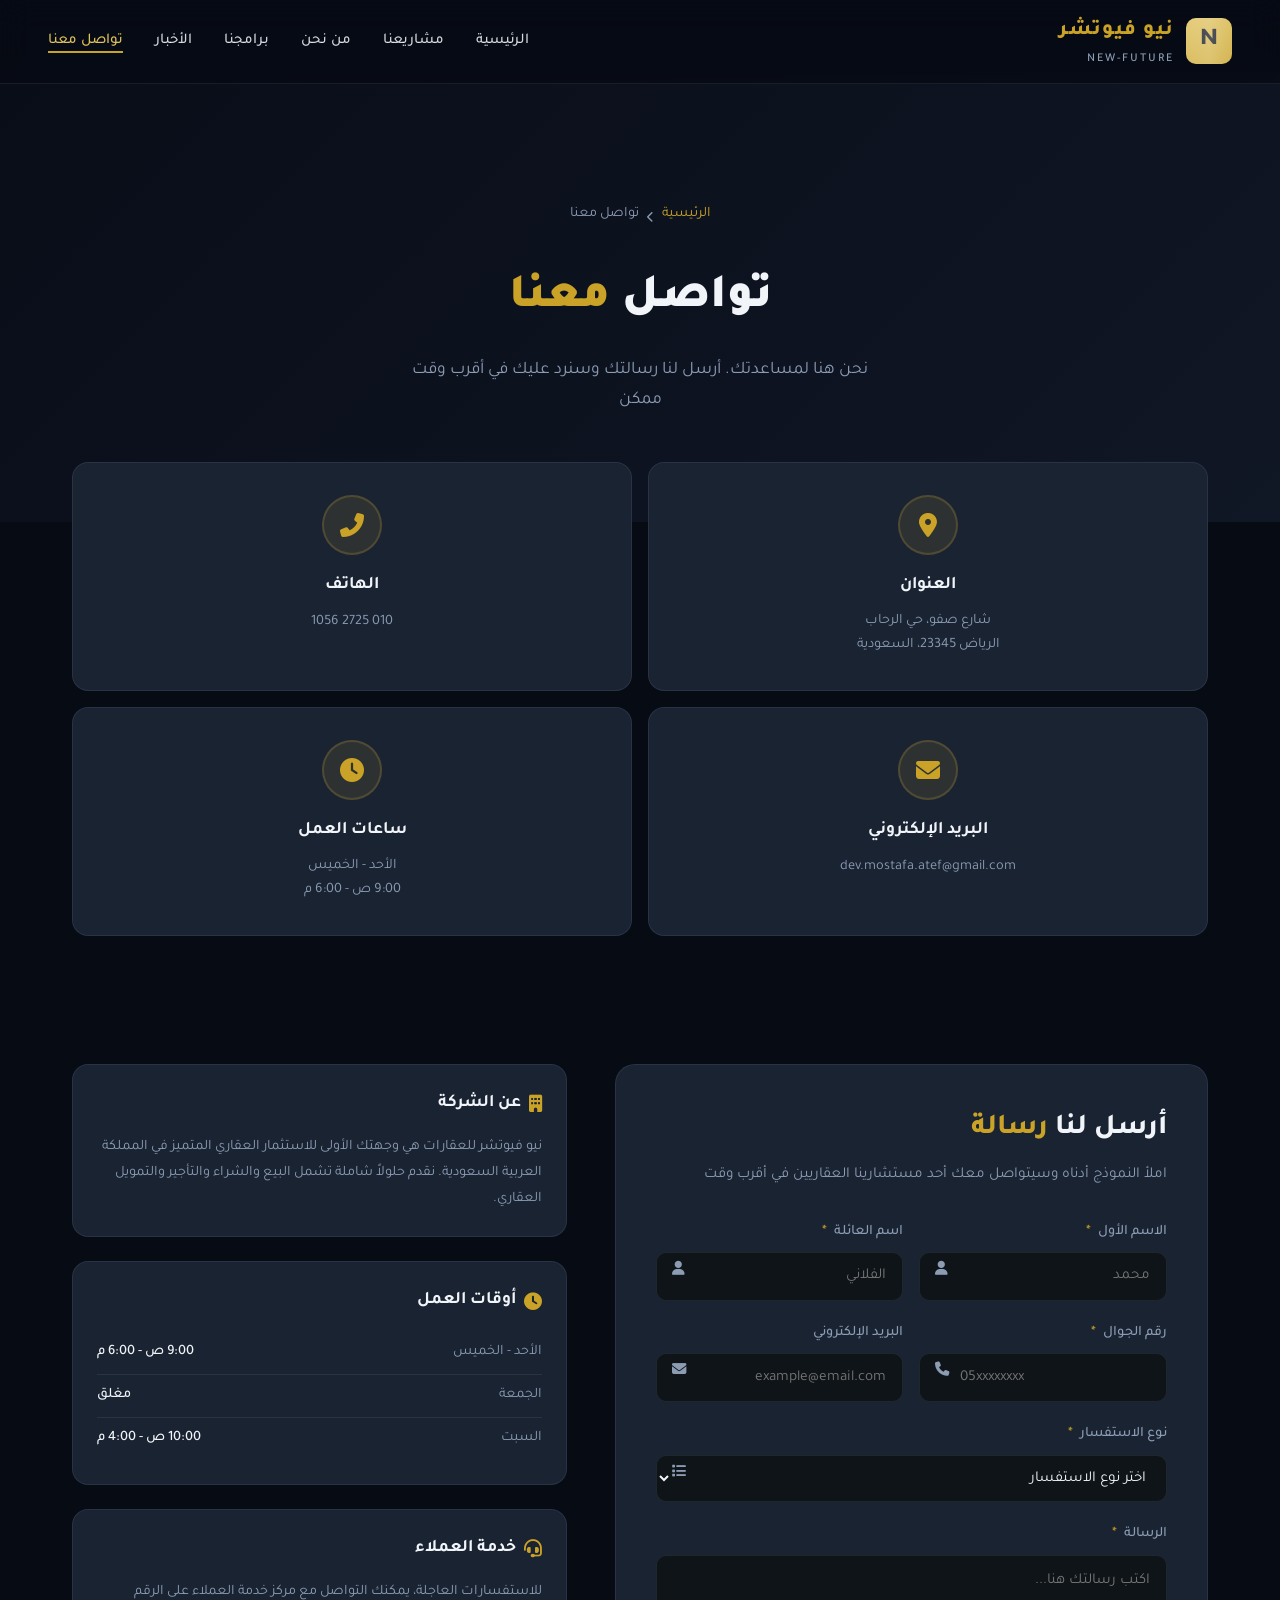
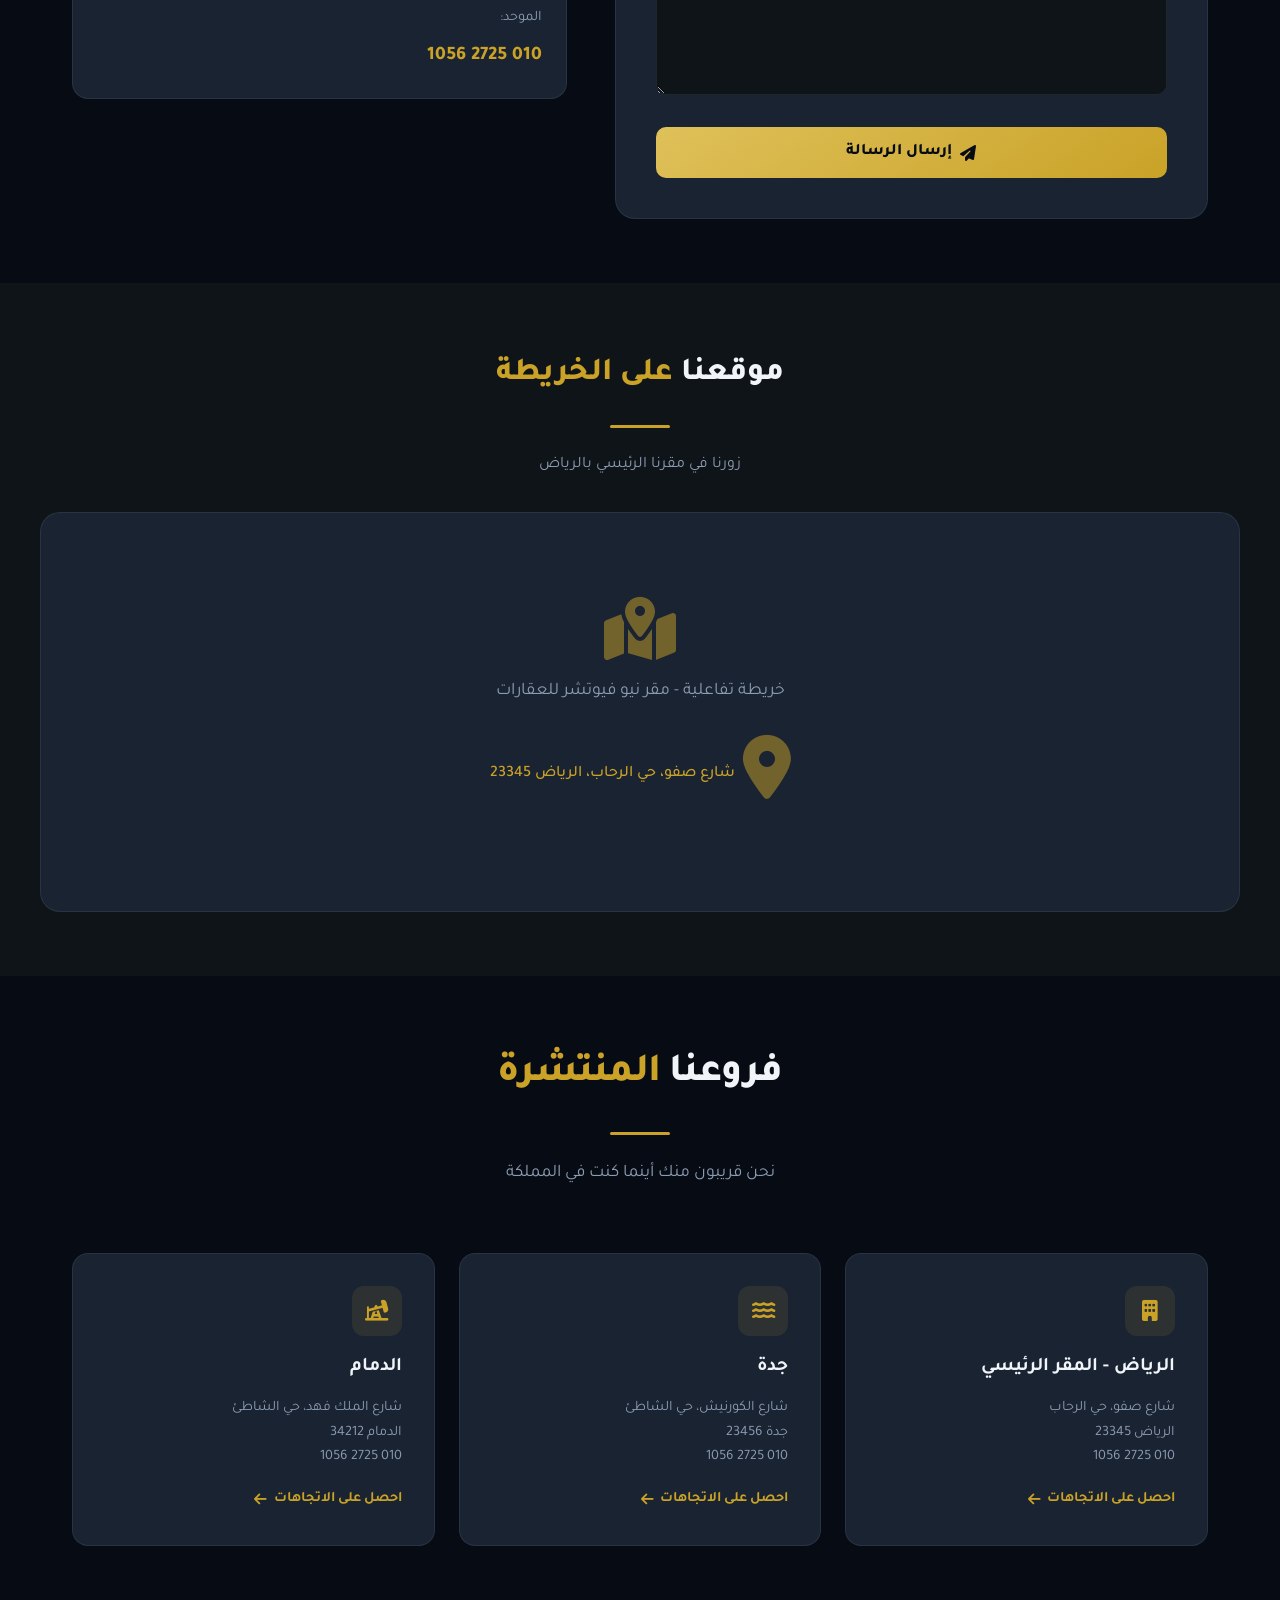
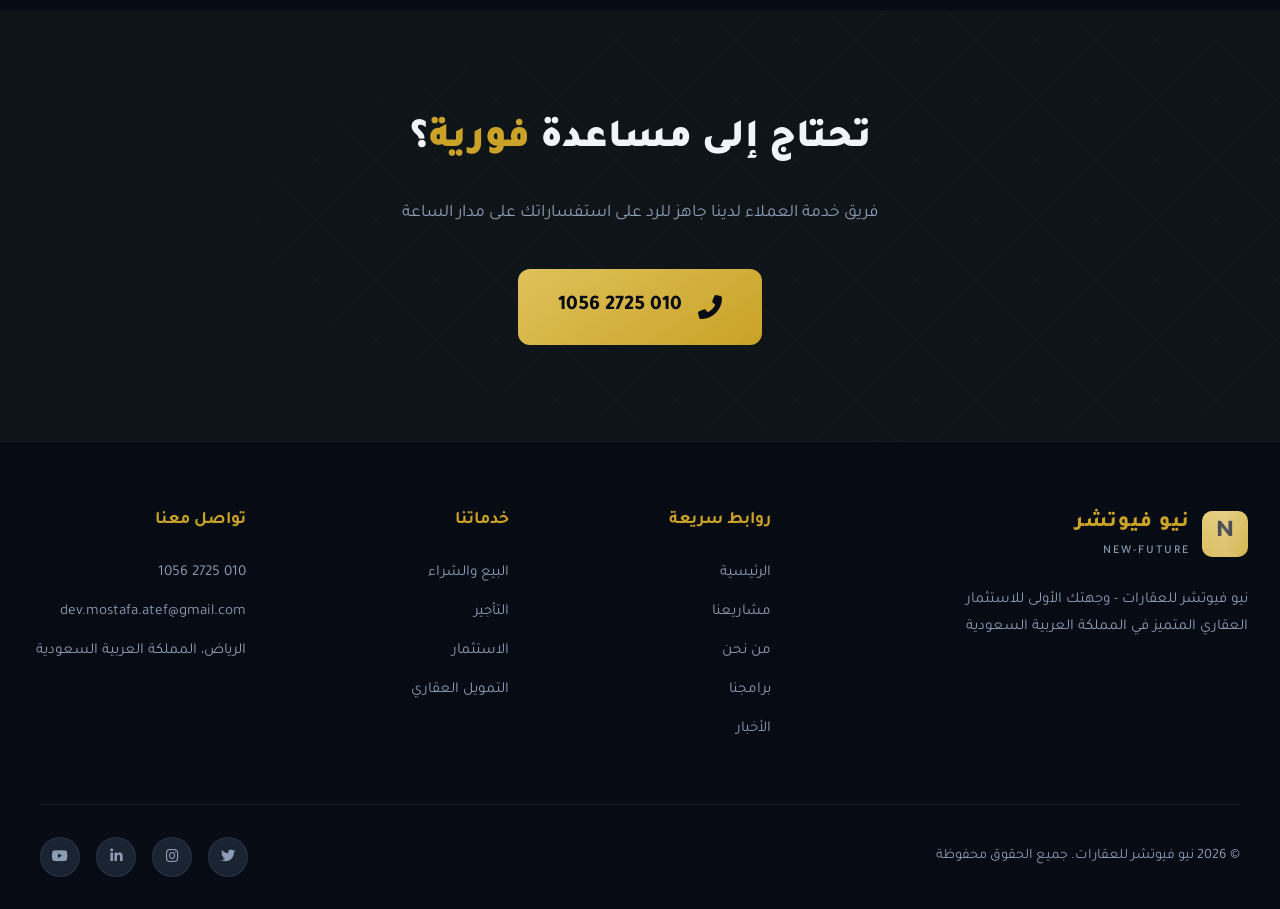
<file: about-us.html>
﻿<!DOCTYPE html>
<html lang="ar" dir="rtl">
<head>
    <meta charset="UTF-8">
    <meta name="viewport" content="width=device-width, initial-scale=1.0">
    <title>اتصل بنا | نيو فيوتشر - new-future</title>
    <link href="https://fonts.googleapis.com/css2?family=Tajawal:wght@300;400;500;700;800;900&display=swap" rel="stylesheet">
    <link rel="stylesheet" href="https://cdnjs.cloudflare.com/ajax/libs/font-awesome/6.4.0/css/all.min.css">
    <link rel="stylesheet" href="css/main.css">
    <link rel="stylesheet" href="css/pages.css">
    <link rel="stylesheet" href="css/responsive.css">
</head>
<body>

    <!-- Navigation -->
    <nav class="navbar" aria-label="التنقل الرئيسي">
        <div class="nav-container">
            <a href="index.html" class="logo">
                <div class="logo-icon">N</div>
                <div class="logo-text">
                    <span class="logo-text-ar">نيو فيوتشر</span>
                    <span class="logo-text-en">new-future</span>
                </div>
            </a>

            <div class="nav-right">
                <ul class="nav-links">
                    <li><a href="index.html">الرئيسية</a></li>
                    <li><a href="projects.html">مشاريعنا</a></li>
                    <li><a href="index.html#about">من نحن</a></li>
                    <li><a href="programs.html">برامجنا</a></li>
                    <li><a href="news.html">الأخبار</a></li>
                    <li><a href="about-us.html" aria-current="page">تواصل معنا</a></li>
                </ul>
                <button type="button" class="mobile-menu-btn" onclick="toggleMenu()" aria-label="فتح القائمة">
                    <i class="fas fa-bars" aria-hidden="true"></i>
                </button>
            </div>
        </div>
    </nav>

    <!-- Mobile Menu -->
    <div class="overlay" onclick="toggleMenu()"></div>
    <div class="mobile-menu" id="mobileMenu">
        <button class="mobile-menu-close" onclick="toggleMenu()">
            <i class="fas fa-times"></i>
        </button>
        <ul class="mobile-menu-links">
            <li><a href="index.html" onclick="toggleMenu()">الرئيسية</a></li>
            <li><a href="projects.html" onclick="toggleMenu()">مشاريعنا</a></li>
            <li><a href="index.html#about" onclick="toggleMenu()">من نحن</a></li>
            <li><a href="programs.html" onclick="toggleMenu()">برامجنا</a></li>
            <li><a href="news.html" onclick="toggleMenu()">الأخبار</a></li>
            <li><a href="about-us.html" onclick="toggleMenu()">تواصل معنا</a></li>
        </ul>
    </div>

    <!-- Hero Section -->
    <section class="contact-hero">
        <div class="contact-hero-bg"></div>
        <div class="contact-hero-overlay"></div>
        <div class="contact-hero-content">
            <div class="breadcrumb">
                <a href="index.html">الرئيسية</a>
                <i class="fas fa-chevron-left"></i>
                <span>تواصل معنا</span>
            </div>
            <h1>تواصل <span>معنا</span></h1>
            <p>نحن هنا لمساعدتك. أرسل لنا رسالتك وسنرد عليك في أقرب وقت ممكن</p>
        </div>
    </section>

    <!-- Info Cards -->
    <section class="info-section">
        <div class="info-grid">
            <div class="info-card fade-in">
                <div class="info-icon">
                    <i class="fas fa-map-marker-alt"></i>
                </div>
                <h3>العنوان</h3>
                <p>شارع صفو، حي الرحاب<br>الرياض 23345، السعودية</p>
            </div>
            
            <div class="info-card fade-in">
                <div class="info-icon">
                    <i class="fas fa-phone-alt"></i>
                </div>
                <h3>الهاتف</h3>
                <a href="tel:+201027251056">010 2725 1056</a>
            </div>
            
            <div class="info-card fade-in">
                <div class="info-icon">
                    <i class="fas fa-envelope"></i>
                </div>
                <h3>البريد الإلكتروني</h3>
                <a href="mailto:dev.mostafa.atef@gmail.com">dev.mostafa.atef@gmail.com</a>
            </div>
            
            <div class="info-card fade-in">
                <div class="info-icon">
                    <i class="fas fa-clock"></i>
                </div>
                <h3>ساعات العمل</h3>
                <p>الأحد - الخميس<br>9:00 ص - 6:00 م</p>
            </div>
        </div>
    </section>

    <!-- Contact Form Section -->
    <section class="contact-section">
        <div class="contact-grid">
            <div class="form-container fade-in">
                <div class="form-header">
                    <h2>أرسل لنا <span>رسالة</span></h2>
                    <p>املأ النموذج أدناه وسيتواصل معك أحد مستشارينا العقاريين في أقرب وقت</p>
                </div>
                
                <form id="contactForm" onsubmit="submitForm(event)">
                    <div class="form-row">
                        <div class="form-group">
                            <label>الاسم الأول <span class="required">*</span></label>
                            <input type="text" name="firstName" required placeholder="محمد">
                            <i class="fas fa-user input-icon"></i>
                        </div>
                        <div class="form-group">
                            <label>اسم العائلة <span class="required">*</span></label>
                            <input type="text" name="lastName" required placeholder="الفلاني">
                            <i class="fas fa-user input-icon"></i>
                        </div>
                    </div>
                    
                    <div class="form-row">
                        <div class="form-group">
                            <label>رقم الجوال <span class="required">*</span></label>
                            <input type="tel" name="phone" required placeholder="05xxxxxxxx">
                            <i class="fas fa-phone input-icon"></i>
                        </div>
                        <div class="form-group">
                            <label>البريد الإلكتروني</label>
                            <input type="email" name="email" placeholder="example@email.com">
                            <i class="fas fa-envelope input-icon"></i>
                        </div>
                    </div>
                    
                    <div class="form-group">
                        <label>نوع الاستفسار <span class="required">*</span></label>
                        <select name="inquiryType" required>
                            <option value="">اختر نوع الاستفسار</option>
                            <option value="buy">الشراء والاستثمار</option>
                            <option value="rent">التأجير</option>
                            <option value="finance">التمويل العقاري</option>
                            <option value="program">البرامج العقارية</option>
                            <option value="complaint">شكوى أو اقتراح</option>
                            <option value="other">أخرى</option>
                        </select>
                        <i class="fas fa-list input-icon"></i>
                    </div>
                    
                    <div class="form-group">
                        <label>الرسالة <span class="required">*</span></label>
                        <textarea name="message" required placeholder="اكتب رسالتك هنا..."></textarea>
                    </div>
                    
                    <button type="submit" class="submit-btn" id="submitBtn">
                        <i class="fas fa-paper-plane"></i>
                        إرسال الرسالة
                    </button>
                </form>
                
                <div class="form-success" id="formSuccess">
                    <i class="fas fa-check-circle"></i>
                    <h3>تم إرسال رسالتك بنجاح!</h3>
                    <p>شكراً لتواصلك معنا. سيقوم فريقنا بالرد عليك في غضون 24 ساعة.</p>
                </div>
            </div>
            
            <div class="contact-sidebar">
                <div class="sidebar-card fade-in">
                    <h3><i class="fas fa-building"></i> عن الشركة</h3>
                    <p>نيو فيوتشر للعقارات هي وجهتك الأولى للاستثمار العقاري المتميز في المملكة العربية السعودية. نقدم حلولاً شاملة تشمل البيع والشراء والتأجير والتمويل العقاري.</p>
                </div>
                
                <div class="sidebar-card fade-in">
                    <h3><i class="fas fa-clock"></i> أوقات العمل</h3>
                    <ul>
                        <li><span>الأحد - الخميس</span> <span>9:00 ص - 6:00 م</span></li>
                        <li><span>الجمعة</span> <span>مغلق</span></li>
                        <li><span>السبت</span> <span>10:00 ص - 4:00 م</span></li>
                    </ul>
                </div>
                
                <div class="sidebar-card fade-in">
                    <h3><i class="fas fa-headset"></i> خدمة العملاء</h3>
                    <p>للاستفسارات العاجلة، يمكنك التواصل مع مركز خدمة العملاء على الرقم الموحد:</p>
                    <p style="margin-top: 0.5rem; font-size: 1.2rem; font-weight: 800; color: var(--accent-gold);">010 2725 1056</p>
                </div>
            </div>
        </div>
    </section>

    <!-- Map Section -->
    <section class="map-section">
        <div class="map-container">
            <div class="map-header fade-in">
                <h2>موقعنا <span>على الخريطة</span></h2>
                <div class="section-line"></div>
                <p>زورنا في مقرنا الرئيسي بالرياض</p>
            </div>
            
            <div class="map-frame fade-in">
                <div class="map-placeholder">
                    <i class="fas fa-map-marked-alt"></i>
                    <p>خريطة تفاعلية - مقر نيو فيوتشر للعقارات</p>
                    <div class="map-address">
                        <i class="fas fa-map-marker-alt"></i>
                        شارع صفو، حي الرحاب، الرياض 23345
                    </div>
                </div>
                <!-- Replace with actual Google Maps embed -->
                <!-- <iframe src="https://www.google.com/maps/embed?..." width="100%" height="100%" style="border:0;" allowfullscreen="" loading="lazy"></iframe> -->
            </div>
        </div>
    </section>

    <!-- Branches -->
    <section class="branches">
        <div class="section-header fade-in">
            <h2>فروعنا <span>المنتشرة</span></h2>
            <div class="section-line"></div>
            <p>نحن قريبون منك أينما كنت في المملكة</p>
        </div>
        
        <div class="branches-grid">
            <div class="branch-card fade-in">
                <div class="branch-icon">
                    <i class="fas fa-building"></i>
                </div>
                <h3>الرياض - المقر الرئيسي</h3>
                <p>شارع صفو، حي الرحاب<br>الرياض 23345<br>010 2725 1056</p>
                <a href="#">
                    احصل على الاتجاهات <i class="fas fa-arrow-left"></i>
                </a>
            </div>
            
            <div class="branch-card fade-in">
                <div class="branch-icon">
                    <i class="fas fa-water"></i>
                </div>
                <h3>جدة</h3>
                <p>شارع الكورنيش، حي الشاطئ<br>جدة 23456<br>010 2725 1056</p>
                <a href="#">
                    احصل على الاتجاهات <i class="fas fa-arrow-left"></i>
                </a>
            </div>
            
            <div class="branch-card fade-in">
                <div class="branch-icon">
                    <i class="fas fa-oil-well"></i>
                </div>
                <h3>الدمام</h3>
                <p>شارع الملك فهد، حي الشاطئ<br>الدمام 34212<br>010 2725 1056</p>
                <a href="#">
                    احصل على الاتجاهات <i class="fas fa-arrow-left"></i>
                </a>
            </div>
        </div>
    </section>

    <!-- CTA -->
    <section class="cta">
        <div class="cta-container fade-in">
            <h2>تحتاج إلى مساعدة <span>فورية</span>؟</h2>
            <p>فريق خدمة العملاء لدينا جاهز للرد على استفساراتك على مدار الساعة</p>
            <a href="tel:+201027251056" class="cta-phone">
                <i class="fas fa-phone-alt"></i>
                010 2725 1056
            </a>
        </div>
    </section>

    <!-- Footer -->
    <footer class="footer" id="contact">
        <div class="footer-container">
            <div class="footer-brand">
                <a href="index.html" class="logo">
                    <div class="logo-icon">N</div>
                    <div class="logo-text">
                        <span class="logo-text-ar">نيو فيوتشر</span>
                        <span class="logo-text-en">new-future</span>
                    </div>
                </a>
                <p>نيو فيوتشر للعقارات - وجهتك الأولى للاستثمار العقاري المتميز في المملكة العربية السعودية</p>
            </div>
            
            <div class="footer-links">
                <h4>روابط سريعة</h4>
                <ul>
                    <li><a href="index.html">الرئيسية</a></li>
                    <li><a href="projects.html">مشاريعنا</a></li>
                    <li><a href="index.html#about">من نحن</a></li>
                    <li><a href="programs.html">برامجنا</a></li>
                    <li><a href="news.html">الأخبار</a></li>
                </ul>
            </div>
            
            <div class="footer-links">
                <h4>خدماتنا</h4>
                <ul>
                    <li><a href="#">البيع والشراء</a></li>
                    <li><a href="#">التأجير</a></li>
                    <li><a href="#">الاستثمار</a></li>
                    <li><a href="#">التمويل العقاري</a></li>
                </ul>
            </div>
            
            <div class="footer-links">
                <h4>تواصل معنا</h4>
                <ul>
                    <li><a href="tel:+201027251056">010 2725 1056</a></li>
                    <li><a href="mailto:dev.mostafa.atef@gmail.com">dev.mostafa.atef@gmail.com</a></li>
                    <li><a href="#">الرياض، المملكة العربية السعودية</a></li>
                </ul>
            </div>
        </div>
        
        <div class="footer-bottom">
            <p>© 2026 نيو فيوتشر للعقارات. جميع الحقوق محفوظة</p>
            <div class="social-links">
                <a href="#"><i class="fab fa-twitter"></i></a>
                <a href="#"><i class="fab fa-instagram"></i></a>
                <a href="#"><i class="fab fa-linkedin-in"></i></a>
                <a href="#"><i class="fab fa-youtube"></i></a>
            </div>
        </div>
    </footer>

    <script>
        // Mobile Menu
        function toggleMenu() {
            document.getElementById('mobileMenu').classList.toggle('active');
            document.querySelector('.overlay').classList.toggle('active');
            document.body.style.overflow = document.getElementById('mobileMenu').classList.contains('active') ? 'hidden' : '';
        }

        // Navbar Scroll Effect
        window.addEventListener('scroll', () => {
            const navbar = document.querySelector('.navbar');
            if (window.scrollY > 50) {
                navbar.style.background = 'rgba(7, 11, 20, 0.92)';
                navbar.style.boxShadow = '0 8px 32px rgba(0,0,0,0.35)';
            } else {
                navbar.style.background = 'rgba(7, 11, 20, 0.72)';
                navbar.style.boxShadow = 'none';
            }
        });

        // Fade In Animation
        const observer = new IntersectionObserver((entries) => {
            entries.forEach(entry => {
                if (entry.isIntersecting) {
                    entry.target.classList.add('visible');
                }
            });
        }, { threshold: 0.1, rootMargin: '0px 0px -50px 0px' });

        document.querySelectorAll('.fade-in').forEach(el => observer.observe(el));

        // Form Submission
        function submitForm(e) {
            e.preventDefault();
            const btn = document.getElementById('submitBtn');
            const success = document.getElementById('formSuccess');
            const form = document.getElementById('contactForm');
            
            // Show loading state
            btn.disabled = true;
            btn.innerHTML = '<i class="fas fa-spinner fa-spin"></i> جاري الإرسال...';
            
            // Simulate API call
            setTimeout(() => {
                form.style.display = 'none';
                success.style.display = 'block';
                success.classList.add('fade-in', 'visible');
            }, 1500);
        }
    </script>
</body>
</html>
</file>
<file: css/main.css>
:root {
            --primary-dark: #070b14;
            --secondary-dark: #0f1419;
            --surface: #141b26;
            --surface-elevated: #1a2332;
            --accent-gold: #c9a227;
            --accent-gold-hover: #dfc15a;
            --accent-gold-muted: rgba(201, 162, 39, 0.14);
            --text-light: #f1f5f9;
            --text-muted: #8b9cb3;
            --card-bg: #1a2332;
            --border-color: rgba(148, 163, 184, 0.12);
            --radius-sm: 10px;
            --radius-md: 16px;
            --radius-lg: 24px;
            --shadow-soft: 0 24px 80px rgba(0, 0, 0, 0.45);
            --shadow-card: 0 12px 40px rgba(0, 0, 0, 0.35);
            --nav-height: 4.5rem;
        }

        * {
            margin: 0;
            padding: 0;
            box-sizing: border-box;
        }

        body {
            font-family: 'Tajawal', sans-serif;
            background-color: var(--primary-dark);
            color: var(--text-light);
            overflow-x: hidden;
            line-height: 1.7;
            -webkit-font-smoothing: antialiased;
            text-rendering: optimizeLegibility;
        }

        @media (prefers-reduced-motion: reduce) {
            *,
            *::before,
            *::after {
                animation-duration: 0.01ms !important;
                animation-iteration-count: 1 !important;
                transition-duration: 0.01ms !important;
            }
        }

        /* Scrollbar */
        ::-webkit-scrollbar {
            width: 8px;
        }
        ::-webkit-scrollbar-track {
            background: var(--primary-dark);
        }
        ::-webkit-scrollbar-thumb {
            background: var(--accent-gold);
            border-radius: 4px;
        }

        /* Navigation */
        .navbar {
            position: fixed;
            top: 0;
            width: 100%;
            z-index: 1000;
            min-height: var(--nav-height);
            background: rgba(7, 11, 20, 0.72);
            backdrop-filter: blur(16px) saturate(1.2);
            -webkit-backdrop-filter: blur(16px) saturate(1.2);
            border-bottom: 1px solid var(--border-color);
            transition: background 0.35s ease, box-shadow 0.35s ease;
        }

        .nav-container {
            max-width: 1240px;
            margin: 0 auto;
            padding: 0.85rem 1.75rem;
            display: flex;
            justify-content: space-between;
            align-items: center;
            gap: 1.5rem;
        }

        .nav-right {
            display: flex;
            align-items: center;
            gap: 1.25rem;
        }

        .logo {
            display: flex;
            align-items: center;
            gap: 12px;
            text-decoration: none;
        }

        .logo-icon {
            width: 46px;
            height: 46px;
            background: linear-gradient(145deg, var(--accent-gold-hover), var(--accent-gold));
            border-radius: var(--radius-sm);
            display: flex;
            align-items: center;
            justify-content: center;
            font-weight: 900;
            font-size: 1.5rem;
            color: var(--primary-dark);
            position: relative;
            overflow: hidden;
        }

        .logo-icon::after {
            content: '';
            position: absolute;
            top: -50%;
            left: -50%;
            width: 200%;
            height: 200%;
            background: linear-gradient(45deg, transparent, rgba(255,255,255,0.3), transparent);
            transform: rotate(45deg);
            animation: shimmer 3s infinite;
        }

        @keyframes shimmer {
            0% { transform: translateX(-100%) translateY(-100%) rotate(45deg); }
            100% { transform: translateX(100%) translateY(100%) rotate(45deg); }
        }

        .logo-text {
            display: flex;
            flex-direction: column;
        }

        .logo-text-ar {
            font-size: 1.3rem;
            font-weight: 800;
            color: var(--accent-gold);
            letter-spacing: 1px;
        }

        .logo-text-en {
            font-size: 0.75rem;
            font-weight: 500;
            color: var(--text-muted);
            letter-spacing: 2px;
            text-transform: uppercase;
        }

        .nav-links {
            display: flex;
            gap: 2rem;
            list-style: none;
            align-items: center;
        }

        .nav-links a {
            color: rgba(241, 245, 249, 0.88);
            text-decoration: none;
            font-weight: 500;
            font-size: 0.9375rem;
            position: relative;
            transition: color 0.25s ease;
        }

        .nav-links a:focus-visible {
            outline: 2px solid var(--accent-gold);
            outline-offset: 6px;
            border-radius: 4px;
        }

        .nav-links a::after {
            content: '';
            position: absolute;
            bottom: -5px;
            right: 0;
            width: 0;
            height: 2px;
            background: var(--accent-gold);
            transition: width 0.3s;
        }

        .nav-links a:hover {
            color: var(--accent-gold-hover);
        }

        .nav-links a:hover::after {
            width: 100%;
        }

        /* Static login — visual only, no action */
        .btn-login {
            display: inline-flex;
            align-items: center;
            justify-content: center;
            gap: 0.5rem;
            padding: 0.55rem 1.15rem;
            font-family: 'Tajawal', sans-serif;
            font-size: 0.9rem;
            font-weight: 700;
            color: var(--primary-dark);
            background: linear-gradient(145deg, var(--accent-gold-hover), var(--accent-gold));
            border: none;
            border-radius: 999px;
            box-shadow: 0 4px 18px rgba(201, 162, 39, 0.28);
            cursor: default;
            white-space: nowrap;
        }

        .btn-login i {
            font-size: 0.85rem;
            opacity: 0.95;
        }

        .mobile-menu-btn {
            display: none;
            background: none;
            border: none;
            color: var(--accent-gold);
            font-size: 1.5rem;
            cursor: pointer;
            padding: 0.35rem;
            border-radius: var(--radius-sm);
        }

        .mobile-menu-btn:focus-visible {
            outline: 2px solid var(--accent-gold);
            outline-offset: 4px;
        }

        /* Hero Section */
        .hero {
            min-height: 100vh;
            min-height: 100dvh;
            position: relative;
            display: flex;
            align-items: center;
            justify-content: center;
            overflow: hidden;
            padding-top: var(--nav-height);
        }

        .hero-bg {
            position: absolute;
            top: 0;
            left: 0;
            width: 100%;
            height: 100%;
            background: url('https://thumbs.dreamstime.com/b/luxury-penthouse-terrace-panoramic-cityscape-view-night-modern-balcony-featuring-cozy-fire-pits-city-skyline-369179495.jpg') center/cover;
            filter: brightness(0.42) saturate(1.05);
            transform: scale(1.1);
            animation: heroZoom 20s infinite alternate;
        }

        @keyframes heroZoom {
            0% { transform: scale(1); }
            100% { transform: scale(1.1); }
        }

        .hero-overlay {
            position: absolute;
            top: 0;
            left: 0;
            width: 100%;
            height: 100%;
            background:
                radial-gradient(ellipse 85% 65% at 50% 20%, rgba(201, 162, 39, 0.09), transparent 55%),
                linear-gradient(to bottom, rgba(7, 11, 20, 0.2) 0%, rgba(7, 11, 20, 0.75) 45%, rgba(7, 11, 20, 0.96) 100%);
        }

        .hero-content {
            position: relative;
            z-index: 2;
            text-align: center;
            padding: 0 1.5rem;
            max-width: 920px;
            animation: fadeInUp 1s ease;
        }

        @keyframes fadeInUp {
            from {
                opacity: 0;
                transform: translateY(30px);
            }
            to {
                opacity: 1;
                transform: translateY(0);
            }
        }

        .hero-badge {
            display: inline-flex;
            align-items: center;
            gap: 0.5rem;
            padding: 0.45rem 1.35rem;
            background: var(--accent-gold-muted);
            border: 1px solid rgba(201, 162, 39, 0.35);
            border-radius: 999px;
            color: var(--accent-gold-hover);
            font-size: 0.875rem;
            font-weight: 600;
            margin-bottom: 1.75rem;
            backdrop-filter: blur(12px);
            letter-spacing: 0.02em;
        }

        .hero h1 {
            font-size: clamp(2rem, 5vw, 3.65rem);
            font-weight: 900;
            margin-bottom: 1.35rem;
            line-height: 1.18;
            letter-spacing: -0.02em;
        }

        .hero h1 span {
            color: var(--accent-gold);
            position: relative;
        }

        .hero p {
            font-size: clamp(1rem, 2vw, 1.2rem);
            color: rgba(203, 213, 225, 0.92);
            margin-bottom: 2.25rem;
            max-width: 34rem;
            margin-left: auto;
            margin-right: auto;
        }

        .hero-buttons {
            display: flex;
            gap: 0.85rem;
            justify-content: center;
            flex-wrap: wrap;
        }

        .btn {
            padding: 0.95rem 2rem;
            border-radius: var(--radius-sm);
            font-family: 'Tajawal', sans-serif;
            font-weight: 700;
            font-size: 0.98rem;
            cursor: pointer;
            transition: transform 0.25s ease, box-shadow 0.25s ease, background 0.25s ease, color 0.25s ease, border-color 0.25s ease;
            text-decoration: none;
            display: inline-flex;
            align-items: center;
            justify-content: center;
            gap: 0.5rem;
            border: none;
        }

        .btn:focus-visible {
            outline: 2px solid var(--accent-gold-hover);
            outline-offset: 3px;
        }

        .btn-primary {
            background: linear-gradient(145deg, var(--accent-gold-hover), var(--accent-gold));
            color: var(--primary-dark);
            box-shadow: 0 8px 28px rgba(201, 162, 39, 0.32);
        }

        .btn-primary:hover {
            transform: translateY(-2px);
            box-shadow: 0 12px 36px rgba(201, 162, 39, 0.4);
        }

        .btn-outline {
            background: rgba(15, 20, 25, 0.35);
            color: var(--text-light);
            border: 1px solid rgba(241, 245, 249, 0.35);
            backdrop-filter: blur(8px);
        }

        .btn-outline:hover {
            background: rgba(241, 245, 249, 0.1);
            border-color: rgba(241, 245, 249, 0.55);
        }

        .scroll-indicator {
            position: absolute;
            bottom: 2rem;
            left: 50%;
            transform: translateX(-50%);
            animation: bounce 2s infinite;
        }

        @keyframes bounce {
            0%, 20%, 50%, 80%, 100% { transform: translateX(-50%) translateY(0); }
            40% { transform: translateX(-50%) translateY(-10px); }
            60% { transform: translateX(-50%) translateY(-5px); }
        }

        .scroll-indicator i {
            color: var(--accent-gold);
            font-size: 1.5rem;
        }

        /* Stats Section */
        .stats {
            padding: 4.5rem 2rem;
            background: var(--secondary-dark);
            position: relative;
            overflow: hidden;
            border-top: 1px solid var(--border-color);
            border-bottom: 1px solid var(--border-color);
        }

        .stats::before {
            content: '';
            position: absolute;
            top: 0;
            left: 0;
            width: 100%;
            height: 100%;
            background: url('data:image/svg+xml,<svg width="60" height="60" viewBox="0 0 60 60" xmlns="http://www.w3.org/2000/svg"><path d="M30 0L60 30L30 60L0 30Z" fill="none" stroke="rgba(212,175,55,0.03)" stroke-width="1"/></svg>');
            background-size: 60px 60px;
        }

        .stats-grid {
            max-width: 1200px;
            margin: 0 auto;
            display: grid;
            grid-template-columns: repeat(4, 1fr);
            gap: 2rem;
            position: relative;
            z-index: 1;
        }

        .stat-item {
            text-align: center;
            padding: 2rem 1.5rem;
            background: linear-gradient(165deg, rgba(26, 35, 50, 0.9), rgba(20, 27, 38, 0.65));
            border-radius: var(--radius-md);
            border: 1px solid var(--border-color);
            transition: transform 0.3s ease, border-color 0.3s ease, box-shadow 0.3s ease;
            box-shadow: var(--shadow-card);
        }

        .stat-item:hover {
            transform: translateY(-6px);
            border-color: rgba(201, 162, 39, 0.35);
            box-shadow: 0 16px 48px rgba(0, 0, 0, 0.4);
        }

        .stat-number {
            font-size: 2.5rem;
            font-weight: 900;
            color: var(--accent-gold);
            display: block;
            margin-bottom: 0.5rem;
        }

        .stat-label {
            color: var(--text-muted);
            font-size: 0.95rem;
        }

        /* Featured Projects */
        .projects {
            padding: 6.5rem 2rem 7rem;
            max-width: 1240px;
            margin: 0 auto;
        }

        .section-header {
            text-align: center;
            margin-bottom: 3.5rem;
        }

        .section-header h2 {
            font-size: clamp(1.85rem, 3.5vw, 2.65rem);
            font-weight: 800;
            margin-bottom: 1rem;
            letter-spacing: -0.02em;
        }

        .section-header h2 span {
            color: var(--accent-gold);
        }

        .section-header p {
            color: var(--text-muted);
            font-size: 1.1rem;
            max-width: 500px;
            margin: 0 auto;
        }

        .section-line {
            width: 60px;
            height: 3px;
            background: var(--accent-gold);
            margin: 1.5rem auto;
            border-radius: 2px;
        }

        /* Featured projects on homepage only — catalog cards live on projects.html */
        #projects .projects-grid {
            display: grid;
            grid-template-columns: repeat(2, 1fr);
            gap: 1.75rem;
        }

        #projects .project-card {
            position: relative;
            border-radius: var(--radius-lg);
            overflow: hidden;
            cursor: default;
            height: 400px;
            border: 1px solid var(--border-color);
            box-shadow: var(--shadow-card);
            transition: transform 0.35s ease, box-shadow 0.35s ease;
        }

        #projects a.project-card {
            display: block;
            text-decoration: none;
            color: inherit;
            cursor: pointer;
        }

        #projects .project-card:hover {
            transform: translateY(-4px);
            box-shadow: var(--shadow-soft);
        }

        #projects .project-card > img {
            width: 100%;
            height: 100%;
            object-fit: cover;
            transition: transform 0.5s;
        }

        #projects .project-card:hover > img {
            transform: scale(1.1);
        }

        #projects .project-overlay {
            position: absolute;
            bottom: 0;
            left: 0;
            right: 0;
            padding: 2rem 1.75rem 1.85rem;
            background: linear-gradient(to top, rgba(7, 11, 20, 0.97) 0%, rgba(7, 11, 20, 0.2) 55%, transparent 100%);
            transition: padding 0.3s ease;
        }

        #projects .project-tag {
            display: inline-block;
            padding: 0.35rem 0.9rem;
            background: linear-gradient(145deg, var(--accent-gold-hover), var(--accent-gold));
            color: var(--primary-dark);
            font-weight: 700;
            font-size: 0.8rem;
            border-radius: 999px;
            margin-bottom: 0.85rem;
        }

        #projects .project-overlay .project-title {
            font-size: 1.5rem;
            font-weight: 800;
            margin-bottom: 0.5rem;
        }

        #projects .project-overlay .project-location {
            color: var(--text-muted);
            display: flex;
            align-items: center;
            gap: 0.5rem;
            font-size: 0.95rem;
        }

        #projects .project-card > .project-price {
            position: absolute;
            top: 1.5rem;
            left: 1.5rem;
            background: rgba(10, 14, 26, 0.8);
            backdrop-filter: blur(10px);
            padding: 0.75rem 1.25rem;
            border-radius: 8px;
            border: 1px solid var(--accent-gold);
            font-weight: 700;
            color: var(--accent-gold);
        }

        /* Vision & Mission */
        .vision {
            padding: 6.5rem 2rem;
            background: linear-gradient(180deg, var(--secondary-dark) 0%, var(--primary-dark) 100%);
            position: relative;
        }

        .vision-container {
            max-width: 1240px;
            margin: 0 auto;
        }

        .vision-grid {
            display: grid;
            grid-template-columns: repeat(2, 1fr);
            gap: 3rem;
            align-items: center;
        }

        .vision-content h2 {
            font-size: 2.2rem;
            font-weight: 800;
            margin-bottom: 1.5rem;
        }

        .vision-content h2 span {
            color: var(--accent-gold);
        }

        .vision-content p {
            color: var(--text-muted);
            font-size: 1.1rem;
            line-height: 1.8;
            margin-bottom: 1.5rem;
        }

        .vision-image {
            position: relative;
            border-radius: var(--radius-lg);
            overflow: hidden;
            box-shadow: var(--shadow-soft);
            border: 1px solid var(--border-color);
        }

        .vision-image img {
            width: 100%;
            height: auto;
            display: block;
        }

        .vision-image::after {
            content: '';
            position: absolute;
            top: -20px;
            right: -20px;
            width: 100px;
            height: 100px;
            border-top: 3px solid var(--accent-gold);
            border-right: 3px solid var(--accent-gold);
            border-radius: 0 16px 0 0;
        }

        .vision-image::before {
            content: '';
            position: absolute;
            bottom: -20px;
            left: -20px;
            width: 100px;
            height: 100px;
            border-bottom: 3px solid var(--accent-gold);
            border-left: 3px solid var(--accent-gold);
            border-radius: 0 0 0 16px;
            z-index: -1;
        }

        /* Values Cards */
        .values {
            padding: 6rem 2rem;
            max-width: 1200px;
            margin: 0 auto;
        }

        .values-grid {
            display: grid;
            grid-template-columns: repeat(4, 1fr);
            gap: 2rem;
            margin-top: 3rem;
        }

        .value-card {
            background: linear-gradient(165deg, rgba(26, 35, 50, 0.95), rgba(20, 27, 38, 0.85));
            border: 1px solid var(--border-color);
            border-radius: var(--radius-md);
            padding: 2.35rem 1.75rem;
            text-align: center;
            transition: transform 0.3s ease, border-color 0.3s ease, box-shadow 0.3s ease;
            position: relative;
            overflow: hidden;
        }

        .value-card::before {
            content: '';
            position: absolute;
            top: 0;
            left: 0;
            width: 100%;
            height: 3px;
            background: linear-gradient(90deg, var(--accent-gold), transparent);
            transform: scaleX(0);
            transform-origin: right;
            transition: transform 0.3s;
        }

        .value-card:hover::before {
            transform: scaleX(1);
        }

        .value-card:hover {
            transform: translateY(-10px);
            border-color: var(--accent-gold);
            box-shadow: 0 15px 40px rgba(212, 175, 55, 0.1);
        }

        .value-icon {
            width: 70px;
            height: 70px;
            background: rgba(212, 175, 55, 0.1);
            border-radius: 50%;
            display: flex;
            align-items: center;
            justify-content: center;
            margin: 0 auto 1.5rem;
            font-size: 1.8rem;
            color: var(--accent-gold);
            border: 2px solid rgba(212, 175, 55, 0.2);
        }

        .value-card h3 {
            font-size: 1.3rem;
            font-weight: 700;
            margin-bottom: 1rem;
        }

        .value-card p {
            color: var(--text-muted);
            font-size: 0.95rem;
            line-height: 1.6;
        }

        /* Programs Section */
        .programs {
            padding: 6rem 2rem;
            background: linear-gradient(135deg, var(--primary-dark), var(--secondary-dark));
            position: relative;
            overflow: hidden;
        }

        .programs::before {
            content: '';
            position: absolute;
            top: -50%;
            right: -20%;
            width: 600px;
            height: 600px;
            background: radial-gradient(circle, rgba(212,175,55,0.05), transparent 70%);
            border-radius: 50%;
        }

        .programs-container {
            max-width: 1200px;
            margin: 0 auto;
            position: relative;
            z-index: 1;
        }

        .programs-grid {
            display: grid;
            grid-template-columns: repeat(3, 1fr);
            gap: 2rem;
            margin-top: 3rem;
        }

        .program-card {
            background: rgba(26, 35, 50, 0.55);
            backdrop-filter: blur(12px);
            border: 1px solid var(--border-color);
            border-radius: var(--radius-md);
            padding: 2.75rem 2rem;
            text-align: center;
            transition: transform 0.3s ease, border-color 0.3s ease, background 0.3s ease, box-shadow 0.3s ease;
            box-shadow: 0 8px 32px rgba(0, 0, 0, 0.25);
        }

        .program-card:hover {
            background: rgba(26, 35, 50, 0.88);
            border-color: rgba(201, 162, 39, 0.4);
            transform: translateY(-6px);
            box-shadow: var(--shadow-card);
        }

        .program-icon {
            font-size: 3rem;
            color: var(--accent-gold);
            margin-bottom: 1.5rem;
        }

        .program-card h3 {
            font-size: 1.4rem;
            font-weight: 700;
            margin-bottom: 1rem;
        }

        .program-card p {
            color: var(--text-muted);
            font-size: 0.95rem;
            line-height: 1.6;
        }

        /* News: quick feed + image carousel (scroll-snap, no heavy libs) */
        .news-section {
            padding: 5.5rem 2rem 6rem;
            background: var(--secondary-dark);
            border-top: 1px solid var(--border-color);
            content-visibility: auto;
            contain-intrinsic-size: 900px 1200px;
        }

        .news-container {
            max-width: 1240px;
            margin: 0 auto;
        }

        .news-layout {
            display: grid;
            grid-template-columns: minmax(0, 1fr) minmax(280px, 340px);
            gap: 2.25rem;
            align-items: start;
            margin-top: 2.5rem;
        }

        .news-carousel-block {
            min-width: 0;
        }

        .news-carousel-top {
            display: flex;
            align-items: center;
            justify-content: space-between;
            gap: 1rem;
            margin-bottom: 1rem;
        }

        .news-carousel-top h3 {
            font-size: 1.05rem;
            font-weight: 700;
            color: var(--text-light);
        }

        .news-carousel-controls {
            display: flex;
            align-items: center;
            gap: 0.5rem;
        }

        .news-carousel-btn {
            width: 42px;
            height: 42px;
            border-radius: 50%;
            border: 1px solid var(--border-color);
            background: rgba(26, 35, 50, 0.85);
            color: var(--accent-gold-hover);
            display: inline-flex;
            align-items: center;
            justify-content: center;
            cursor: pointer;
            transition: background 0.2s ease, border-color 0.2s ease, transform 0.2s ease;
        }

        .news-carousel-btn:hover:not(:disabled) {
            background: var(--accent-gold-muted);
            border-color: rgba(201, 162, 39, 0.45);
        }

        .news-carousel-btn:disabled {
            opacity: 0.35;
            cursor: not-allowed;
        }

        .news-carousel-btn:focus-visible {
            outline: 2px solid var(--accent-gold);
            outline-offset: 3px;
        }

        /* LTR viewport keeps scrollLeft math stable in RTL pages */
        .news-carousel-viewport {
            direction: ltr;
            display: flex;
            gap: 0;
            overflow-x: auto;
            overflow-y: hidden;
            scroll-snap-type: x mandatory;
            scroll-behavior: smooth;
            -webkit-overflow-scrolling: touch;
            border-radius: var(--radius-lg);
            border: 1px solid var(--border-color);
            background: var(--surface);
            box-shadow: var(--shadow-card);
            scrollbar-width: thin;
            scrollbar-color: rgba(201, 162, 39, 0.45) transparent;
        }

        .news-carousel-viewport::-webkit-scrollbar {
            height: 6px;
        }

        .news-carousel-viewport::-webkit-scrollbar-thumb {
            background: rgba(201, 162, 39, 0.4);
            border-radius: 999px;
        }

        .news-slide {
            flex: 0 0 100%;
            min-width: 100%;
            scroll-snap-align: start;
            scroll-snap-stop: always;
            direction: rtl;
            display: flex;
            flex-direction: column;
            min-height: 0;
        }

        .news-slide-media {
            position: relative;
            aspect-ratio: 16 / 9;
            background: var(--card-bg);
            overflow: hidden;
        }

        .news-slide-media img {
            width: 100%;
            height: 100%;
            object-fit: cover;
            display: block;
        }

        .news-slide-body {
            padding: 1.35rem 1.5rem 1.5rem;
            background: linear-gradient(180deg, rgba(26, 35, 50, 0.98), rgba(20, 27, 38, 0.96));
        }

        .news-slide-meta {
            display: flex;
            flex-wrap: wrap;
            gap: 0.65rem;
            align-items: center;
            margin-bottom: 0.65rem;
            font-size: 0.8rem;
            color: var(--text-muted);
        }

        .news-slide-badge {
            display: inline-flex;
            align-items: center;
            padding: 0.2rem 0.65rem;
            border-radius: 999px;
            background: var(--accent-gold-muted);
            color: var(--accent-gold-hover);
            font-weight: 700;
            font-size: 0.72rem;
        }

        .news-slide-title {
            font-size: 1.2rem;
            font-weight: 800;
            line-height: 1.35;
            margin-bottom: 0.5rem;
            color: var(--text-light);
        }

        .news-slide-excerpt {
            font-size: 0.92rem;
            color: var(--text-muted);
            line-height: 1.65;
            display: -webkit-box;
            -webkit-line-clamp: 2;
            -webkit-box-orient: vertical;
            overflow: hidden;
        }

        .news-slide-link {
            display: inline-flex;
            align-items: center;
            gap: 0.35rem;
            margin-top: 1rem;
            font-size: 0.88rem;
            font-weight: 700;
            color: var(--accent-gold-hover);
            text-decoration: none;
        }

        .news-slide-link:hover {
            text-decoration: underline;
        }

        .news-dots {
            display: flex;
            justify-content: center;
            gap: 0.45rem;
            margin-top: 1rem;
        }

        .news-dot {
            width: 8px;
            height: 8px;
            border-radius: 50%;
            border: none;
            padding: 0;
            background: rgba(148, 163, 184, 0.35);
            cursor: pointer;
            transition: transform 0.2s ease, background 0.2s ease;
        }

        .news-dot[aria-selected="true"] {
            background: var(--accent-gold);
            transform: scale(1.15);
        }

        .news-dot:focus-visible {
            outline: 2px solid var(--accent-gold);
            outline-offset: 2px;
        }

        /* Quick feed list */
        .news-feed-panel {
            position: sticky;
            top: calc(var(--nav-height) + 1rem);
            background: linear-gradient(165deg, rgba(26, 35, 50, 0.95), rgba(20, 27, 38, 0.88));
            border: 1px solid var(--border-color);
            border-radius: var(--radius-md);
            padding: 1.35rem 1.25rem;
            box-shadow: var(--shadow-card);
        }

        .news-feed-head {
            display: flex;
            align-items: center;
            justify-content: space-between;
            gap: 0.75rem;
            margin-bottom: 1.1rem;
            padding-bottom: 0.85rem;
            border-bottom: 1px solid var(--border-color);
        }

        .news-feed-head h3 {
            font-size: 1.05rem;
            font-weight: 800;
        }

        .news-feed-head span {
            font-size: 0.75rem;
            color: var(--text-muted);
            font-weight: 600;
        }

        .news-feed-list {
            list-style: none;
            display: flex;
            flex-direction: column;
            gap: 0;
        }

        .news-feed-item {
            border-bottom: 1px solid var(--border-color);
        }

        .news-feed-item:last-child {
            border-bottom: none;
        }

        .news-feed-item button {
            width: 100%;
            text-align: right;
            padding: 1rem 0;
            background: none;
            border: none;
            cursor: pointer;
            color: inherit;
            font: inherit;
            display: block;
        }

        .news-feed-item button:focus-visible {
            outline: 2px solid var(--accent-gold);
            outline-offset: 4px;
            border-radius: var(--radius-sm);
        }

        .news-feed-date {
            font-size: 0.75rem;
            color: var(--text-muted);
            margin-bottom: 0.35rem;
        }

        .news-feed-title {
            font-size: 0.95rem;
            font-weight: 700;
            line-height: 1.45;
            color: var(--text-light);
            transition: color 0.2s ease;
        }

        .news-feed-item button:hover .news-feed-title {
            color: var(--accent-gold-hover);
        }

        .news-feed-footer {
            margin-top: 1.1rem;
        }

        .news-feed-all {
            display: inline-flex;
            align-items: center;
            gap: 0.4rem;
            font-size: 0.88rem;
            font-weight: 700;
            color: var(--accent-gold-hover);
            text-decoration: none;
        }

        .news-feed-all:hover {
            text-decoration: underline;
        }

        /* Partners */
        .partners {
            padding: 4rem 2rem;
            background: var(--secondary-dark);
        }

        .partners-container {
            max-width: 1200px;
            margin: 0 auto;
            text-align: center;
        }

        .partners-logos {
            display: flex;
            justify-content: center;
            align-items: center;
            gap: 4rem;
            margin-top: 2rem;
            flex-wrap: wrap;
            opacity: 0.6;
        }

        .partner-logo {
            font-size: 1.5rem;
            font-weight: 700;
            color: var(--text-muted);
            letter-spacing: 2px;
            transition: all 0.3s;
        }

        .partner-logo:hover {
            color: var(--accent-gold);
            opacity: 1;
        }

        /* Footer */
        .footer {
            background: var(--primary-dark);
            border-top: 1px solid var(--border-color);
            padding: 4rem 2rem 2rem;
        }

        .footer-container {
            max-width: 1240px;
            margin: 0 auto;
            display: grid;
            grid-template-columns: 2fr 1fr 1fr 1fr;
            gap: 2.5rem 3rem;
        }

        .footer-brand .logo {
            margin-bottom: 1.5rem;
        }

        .footer-brand p {
            color: var(--text-muted);
            font-size: 0.95rem;
            line-height: 1.8;
            max-width: 300px;
        }

        .footer-links h4 {
            color: var(--accent-gold);
            font-size: 1.1rem;
            margin-bottom: 1.5rem;
            font-weight: 700;
        }

        .footer-links ul {
            list-style: none;
        }

        .footer-links li {
            margin-bottom: 0.75rem;
        }

        .footer-links a {
            color: var(--text-muted);
            text-decoration: none;
            transition: color 0.3s;
            font-size: 0.95rem;
        }

        .footer-links a:hover {
            color: var(--accent-gold);
        }

        .footer-bottom {
            max-width: 1200px;
            margin: 3rem auto 0;
            padding-top: 2rem;
            border-top: 1px solid var(--border-color);
            display: flex;
            justify-content: space-between;
            align-items: center;
            color: var(--text-muted);
            font-size: 0.9rem;
        }

        .social-links {
            display: flex;
            gap: 1rem;
        }

        .social-links a {
            width: 40px;
            height: 40px;
            border-radius: 50%;
            background: var(--card-bg);
            display: flex;
            align-items: center;
            justify-content: center;
            color: var(--text-muted);
            text-decoration: none;
            transition: all 0.3s;
            border: 1px solid var(--border-color);
        }

        .social-links a:hover {
            background: var(--accent-gold);
            color: var(--primary-dark);
            border-color: var(--accent-gold);
        }

        /* Animations */
        .fade-in {
            opacity: 0;
            transform: translateY(30px);
            transition: all 0.8s ease;
        }

        .fade-in.visible {
            opacity: 1;
            transform: translateY(0);
        }

        /* Responsive */
        @media (max-width: 1024px) {
            .stats-grid { grid-template-columns: repeat(2, 1fr); }
            .values-grid { grid-template-columns: repeat(2, 1fr); }
            .programs-grid { grid-template-columns: repeat(2, 1fr); }
            .footer-container { grid-template-columns: repeat(2, 1fr); }
            .news-layout {
                grid-template-columns: 1fr;
            }
            .news-feed-panel {
                position: static;
            }
        }

        @media (max-width: 768px) {
            .nav-links { display: none; }
            .mobile-menu-btn { display: block; }

            .btn-login {
                padding: 0.48rem 0.85rem;
                font-size: 0.8rem;
                gap: 0.4rem;
            }
            
            .projects-grid { grid-template-columns: 1fr; }
            .vision-grid { grid-template-columns: 1fr; }
            .values-grid { grid-template-columns: 1fr; }
            .programs-grid { grid-template-columns: 1fr; }
            .stats-grid { grid-template-columns: 1fr; }
            .footer-container { grid-template-columns: 1fr; }
            
            .section-header h2 { font-size: 1.8rem; }

            .news-section {
                padding: 4rem 1.25rem 4.5rem;
            }

            .news-slide-title {
                font-size: 1.05rem;
            }

            .news-carousel-top {
                flex-wrap: wrap;
            }
            
            .footer-bottom {
                flex-direction: column;
                gap: 1rem;
                text-align: center;
            }
        }

        @media (max-width: 480px) {
            .btn { padding: 0.8rem 1.5rem; font-size: 0.9rem; }
        }

        /* Mobile Menu */
        .mobile-menu {
            position: fixed;
            top: 0;
            right: -100%;
            width: 80%;
            max-width: 300px;
            height: 100vh;
            background: var(--secondary-dark);
            z-index: 1001;
            padding: 2rem;
            transition: right 0.3s ease;
            border-left: 1px solid var(--border-color);
        }

        .mobile-menu.active {
            right: 0;
        }

        .mobile-menu-close {
            background: none;
            border: none;
            color: var(--accent-gold);
            font-size: 1.5rem;
            cursor: pointer;
            margin-bottom: 2rem;
        }

        .mobile-menu-links {
            list-style: none;
        }

        .mobile-menu-links li {
            margin-bottom: 1.5rem;
        }

        .mobile-menu-links a {
            color: var(--text-light);
            text-decoration: none;
            font-size: 1.1rem;
            font-weight: 500;
        }

        .overlay {
            position: fixed;
            top: 0;
            left: 0;
            width: 100%;
            height: 100%;
            background: rgba(0,0,0,0.5);
            z-index: 1000;
            opacity: 0;
            visibility: hidden;
            transition: all 0.3s;
        }

        .overlay.active {
            opacity: 1;
            visibility: visible;
        }

        .nav-links a[aria-current="page"] {
            color: var(--accent-gold-hover);
        }

        .nav-links a[aria-current="page"]::after {
            width: 100%;
        }
</file>
<file: css/pages.css>
/* Extra tokens for forms / CTAs */

:root {

    --success: #10b981;

    --error: #ef4444;

    --info: #3b82f6;

    --gradient-gold: linear-gradient(145deg, var(--accent-gold-hover), var(--accent-gold));

}



/* --- Contact page --- */

        /* Hero Section */
        .contact-hero {
            position: relative;
            height: 50vh;
            min-height: 350px;
            display: flex;
            align-items: center;
            justify-content: center;
            overflow: hidden;
            margin-top: var(--nav-height);
        }

        .contact-hero-bg {
            position: absolute;
            top: 0;
            left: 0;
            width: 100%;
            height: 100%;
            background: url('https://www.e-architect.com/wp-content/uploads/2011/12/saudi-arabian-mixed-use-development.jpg') center/cover;
            filter: brightness(0.25);
        }

        .contact-hero-overlay {
            position: absolute;
            top: 0;
            left: 0;
            width: 100%;
            height: 100%;
            background: linear-gradient(135deg, rgba(10,14,26,0.7), rgba(17,24,39,0.9));
        }

        .contact-hero-content {
            position: relative;
            z-index: 2;
            text-align: center;
            padding: 0 2rem;
        }

        .breadcrumb {
            display: flex;
            justify-content: center;
            gap: 0.75rem;
            margin-bottom: 1.5rem;
            color: var(--text-muted);
            font-size: 0.9rem;
            align-items: center;
        }

        .breadcrumb a {
            color: var(--accent-gold);
            text-decoration: none;
        }

        .breadcrumb i {
            font-size: 0.7rem;
        }

        .contact-hero h1 {
            font-size: 3rem;
            font-weight: 900;
            margin-bottom: 1rem;
        }

        .contact-hero h1 span {
            color: var(--accent-gold);
        }

        .contact-hero p {
            color: var(--text-muted);
            font-size: 1.1rem;
            max-width: 500px;
            margin: 0 auto;
        }

        /* Contact Info Cards */
        .info-section {
            padding: 0 2rem 4rem;
            max-width: 1200px;
            margin: -60px auto 0;
            position: relative;
            z-index: 10;
        }

        .info-grid {
            display: grid;
            grid-template-columns: repeat(4, 1fr);
            gap: 1.5rem;
        }

        .info-card {
            background: var(--card-bg);
            border: 1px solid var(--border-color);
            border-radius: 16px;
            padding: 2rem 1.5rem;
            text-align: center;
            transition: all 0.4s;
            position: relative;
            overflow: hidden;
        }

        .info-card::before {
            content: '';
            position: absolute;
            top: 0;
            left: 0;
            width: 100%;
            height: 3px;
            background: var(--gradient-gold);
            transform: scaleX(0);
            transform-origin: right;
            transition: transform 0.4s;
        }

        .info-card:hover::before {
            transform: scaleX(1);
        }

        .info-card:hover {
            transform: translateY(-8px);
            border-color: var(--accent-gold);
            box-shadow: 0 15px 40px rgba(212, 175, 55, 0.1);
        }

        .info-icon {
            width: 60px;
            height: 60px;
            background: rgba(212, 175, 55, 0.1);
            border-radius: 50%;
            display: flex;
            align-items: center;
            justify-content: center;
            margin: 0 auto 1rem;
            font-size: 1.5rem;
            color: var(--accent-gold);
            border: 2px solid rgba(212, 175, 55, 0.2);
            transition: all 0.3s;
        }

        .info-card:hover .info-icon {
            background: var(--accent-gold);
            color: var(--primary-dark);
            transform: rotateY(360deg);
        }

        .info-card h3 {
            font-size: 1.1rem;
            font-weight: 700;
            margin-bottom: 0.5rem;
        }

        .info-card p, .info-card a {
            color: var(--text-muted);
            font-size: 0.9rem;
            text-decoration: none;
            transition: color 0.3s;
            word-break: break-word;
        }

        .info-card a:hover {
            color: var(--accent-gold);
        }

        /* Contact Form Section */
        .contact-section {
            padding: 4rem 2rem;
            max-width: 1200px;
            margin: 0 auto;
        }

        .contact-grid {
            display: grid;
            grid-template-columns: 1.2fr 1fr;
            gap: 3rem;
            align-items: start;
        }

        .form-container {
            background: var(--card-bg);
            border: 1px solid var(--border-color);
            border-radius: 20px;
            padding: 2.5rem;
        }

        .form-header {
            margin-bottom: 2rem;
        }

        .form-header h2 {
            font-size: 1.8rem;
            font-weight: 800;
            margin-bottom: 0.5rem;
        }

        .form-header h2 span {
            color: var(--accent-gold);
        }

        .form-header p {
            color: var(--text-muted);
            font-size: 0.95rem;
        }

        .form-row {
            display: grid;
            grid-template-columns: 1fr 1fr;
            gap: 1rem;
        }

        .form-group {
            margin-bottom: 1.25rem;
            position: relative;
        }

        .form-group label {
            display: block;
            color: var(--text-muted);
            font-size: 0.9rem;
            margin-bottom: 0.5rem;
            font-weight: 500;
        }

        .form-group label .required {
            color: var(--accent-gold);
            margin-right: 0.25rem;
        }

        .form-group input,
        .form-group select,
        .form-group textarea {
            width: 100%;
            padding: 0.9rem 1rem 0.9rem 2.5rem;
            background: var(--secondary-dark);
            border: 1px solid var(--border-color);
            border-radius: 10px;
            color: var(--text-light);
            font-family: 'Tajawal', sans-serif;
            font-size: 0.95rem;
            outline: none;
            transition: all 0.3s;
        }

        .form-group input:focus,
        .form-group select:focus,
        .form-group textarea:focus {
            border-color: var(--accent-gold);
            box-shadow: 0 0 0 3px rgba(212, 175, 55, 0.1);
        }

        .form-group textarea {
            min-height: 140px;
            resize: vertical;
            padding: 1rem;
        }

        .form-group .input-icon {
            position: absolute;
            left: 1rem;
            top: 2.6rem;
            color: var(--text-muted);
            font-size: 0.9rem;
            transition: color 0.3s;
        }

        .form-group input:focus ~ .input-icon,
        .form-group select:focus ~ .input-icon {
            color: var(--accent-gold);
        }

        .submit-btn {
            width: 100%;
            padding: 1rem;
            background: var(--gradient-gold);
            border: none;
            border-radius: 10px;
            color: var(--primary-dark);
            font-family: 'Tajawal', sans-serif;
            font-weight: 800;
            font-size: 1rem;
            cursor: pointer;
            transition: all 0.3s;
            display: flex;
            align-items: center;
            justify-content: center;
            gap: 0.5rem;
        }

        .submit-btn:hover {
            transform: translateY(-2px);
            box-shadow: 0 6px 25px rgba(212, 175, 55, 0.3);
        }

        .submit-btn:disabled {
            opacity: 0.6;
            cursor: not-allowed;
            transform: none;
        }

        .form-success {
            display: none;
            background: rgba(16, 185, 129, 0.1);
            border: 1px solid var(--success);
            border-radius: 10px;
            padding: 1.5rem;
            text-align: center;
            margin-top: 1rem;
        }

        .form-success i {
            font-size: 3rem;
            color: var(--success);
            margin-bottom: 1rem;
        }

        .form-success h3 {
            color: var(--success);
            margin-bottom: 0.5rem;
        }

        .form-success p {
            color: var(--text-muted);
        }

        /* Sidebar */
        .contact-sidebar {
            display: flex;
            flex-direction: column;
            gap: 1.5rem;
        }

        .sidebar-card {
            background: var(--card-bg);
            border: 1px solid var(--border-color);
            border-radius: 16px;
            padding: 1.5rem;
            transition: all 0.3s;
        }

        .sidebar-card:hover {
            border-color: rgba(212, 175, 55, 0.3);
        }

        .sidebar-card h3 {
            font-size: 1.1rem;
            font-weight: 700;
            margin-bottom: 1rem;
            display: flex;
            align-items: center;
            gap: 0.5rem;
        }

        .sidebar-card h3 i {
            color: var(--accent-gold);
        }

        .sidebar-card p, .sidebar-card li {
            color: var(--text-muted);
            font-size: 0.9rem;
            line-height: 1.8;
        }

        .sidebar-card ul {
            list-style: none;
        }

        .sidebar-card li {
            display: flex;
            justify-content: space-between;
            padding: 0.5rem 0;
            border-bottom: 1px solid var(--border-color);
        }

        .sidebar-card li:last-child {
            border-bottom: none;
        }

        .sidebar-card li span:last-child {
            color: var(--text-light);
            font-weight: 500;
        }

        /* Map Section */
        .map-section {
            padding: 4rem 2rem;
            background: var(--secondary-dark);
        }

        .map-container {
            max-width: 1200px;
            margin: 0 auto;
        }

        .map-header {
            text-align: center;
            margin-bottom: 2rem;
        }

        .map-header h2 {
            font-size: 2rem;
            font-weight: 800;
            margin-bottom: 0.5rem;
        }

        .map-header h2 span {
            color: var(--accent-gold);
        }

        .map-header p {
            color: var(--text-muted);
        }

        .map-frame {
            width: 100%;
            height: 400px;
            border-radius: 20px;
            overflow: hidden;
            border: 1px solid var(--border-color);
            position: relative;
            background: var(--card-bg);
            display: flex;
            align-items: center;
            justify-content: center;
        }

        .map-placeholder {
            text-align: center;
            color: var(--text-muted);
        }

        .map-placeholder i {
            font-size: 4rem;
            color: var(--accent-gold);
            margin-bottom: 1rem;
            opacity: 0.5;
        }

        .map-placeholder p {
            font-size: 1.1rem;
        }

        .map-address {
            display: inline-flex;
            align-items: center;
            gap: 0.5rem;
            margin-top: 1rem;
            padding: 0.75rem 1.5rem;
            background: var(--card-bg);
            border-radius: 50px;
            color: var(--accent-gold);
            font-weight: 500;
        }

        /* Branches */
        .branches {
            padding: 4rem 2rem;
            max-width: 1200px;
            margin: 0 auto;
        }

        .section-header {
            text-align: center;
            margin-bottom: 3rem;
        }

        .section-header h2 {
            font-size: 2rem;
            font-weight: 800;
            margin-bottom: 0.5rem;
        }

        .section-header h2 span {
            color: var(--accent-gold);
        }

        .section-header p {
            color: var(--text-muted);
        }

        .section-line {
            width: 60px;
            height: 3px;
            background: var(--accent-gold);
            margin: 1rem auto;
            border-radius: 2px;
        }

        .branches-grid {
            display: grid;
            grid-template-columns: repeat(3, 1fr);
            gap: 1.5rem;
        }

        .branch-card {
            background: var(--card-bg);
            border: 1px solid var(--border-color);
            border-radius: 16px;
            padding: 2rem;
            transition: all 0.4s;
            position: relative;
            overflow: hidden;
        }

        .branch-card::after {
            content: '';
            position: absolute;
            top: 0;
            right: 0;
            width: 4px;
            height: 100%;
            background: var(--gradient-gold);
            transform: scaleY(0);
            transform-origin: top;
            transition: transform 0.4s;
        }

        .branch-card:hover::after {
            transform: scaleY(1);
        }

        .branch-card:hover {
            transform: translateY(-5px);
            border-color: var(--accent-gold);
            box-shadow: 0 15px 40px rgba(212, 175, 55, 0.1);
        }

        .branch-card .branch-icon {
            width: 50px;
            height: 50px;
            background: rgba(212, 175, 55, 0.1);
            border-radius: 12px;
            display: flex;
            align-items: center;
            justify-content: center;
            font-size: 1.3rem;
            color: var(--accent-gold);
            margin-bottom: 1rem;
        }

        .branch-card h3 {
            font-size: 1.2rem;
            font-weight: 700;
            margin-bottom: 0.75rem;
        }

        .branch-card p {
            color: var(--text-muted);
            font-size: 0.9rem;
            line-height: 1.7;
            margin-bottom: 1rem;
        }

        .branch-card a {
            color: var(--accent-gold);
            text-decoration: none;
            font-weight: 700;
            font-size: 0.9rem;
            display: inline-flex;
            align-items: center;
            gap: 0.4rem;
            transition: gap 0.3s;
        }

        .branch-card a:hover {
            gap: 0.7rem;
        }

        /* CTA */
        .cta {
            padding: 5rem 2rem;
            background: linear-gradient(135deg, var(--secondary-dark), var(--primary-dark));
            text-align: center;
            position: relative;
            overflow: hidden;
        }

        .cta::before {
            content: '';
            position: absolute;
            top: -50%;
            right: -20%;
            width: 600px;
            height: 600px;
            background: radial-gradient(circle, rgba(212,175,55,0.05), transparent 70%);
            border-radius: 50%;
        }

        .cta-container {
            max-width: 700px;
            margin: 0 auto;
            position: relative;
            z-index: 1;
        }

        .cta h2 {
            font-size: 2.2rem;
            font-weight: 900;
            margin-bottom: 1rem;
        }

        .cta h2 span {
            color: var(--accent-gold);
        }

        .cta p {
            color: var(--text-muted);
            margin-bottom: 2rem;
            font-size: 1.1rem;
        }

        .cta-phone {
            display: inline-flex;
            align-items: center;
            gap: 1rem;
            padding: 1.25rem 2.5rem;
            background: var(--gradient-gold);
            border-radius: 12px;
            color: var(--primary-dark);
            text-decoration: none;
            font-weight: 800;
            font-size: 1.3rem;
            transition: all 0.3s;
        }

        .cta-phone:hover {
            transform: translateY(-3px);
            box-shadow: 0 10px 30px rgba(212, 175, 55, 0.3);
        }

        .cta-phone i {
            font-size: 1.5rem;
        }

        /* Responsive */
        @media (max-width: 1024px) {
            .info-grid { grid-template-columns: repeat(2, 1fr); }
            .contact-grid { grid-template-columns: 1fr; }
            .branches-grid { grid-template-columns: repeat(2, 1fr); }
            .footer-container { grid-template-columns: repeat(2, 1fr); }
        }

        @media (max-width: 768px) {
            .nav-links { display: none; }
            .mobile-menu-btn { display: block; }
            .contact-hero h1 { font-size: 2rem; }
            .info-grid { grid-template-columns: 1fr; margin-top: -30px; }
            .form-row { grid-template-columns: 1fr; }
            .branches-grid { grid-template-columns: 1fr; }
            .footer-container { grid-template-columns: 1fr; }
            .footer-bottom { flex-direction: column; gap: 1rem; text-align: center; }
            .cta h2 { font-size: 1.6rem; }
            .cta-phone { font-size: 1.1rem; padding: 1rem 2rem; }
        }

        @media (max-width: 480px) {
            .contact-hero { height: 40vh; min-height: 280px; }
            .form-container { padding: 1.5rem; }
            .contact-section { padding: 2rem 1rem; }
        }



/* --- News listing --- */

        .news-hero {
            position: relative;
            height: 55vh;
            min-height: 400px;
            display: flex;
            align-items: center;
            justify-content: center;
            overflow: hidden;
            margin-top: var(--nav-height);
        }

        .news-hero-bg {
            position: absolute;
            top: 0;
            left: 0;
            width: 100%;
            height: 100%;
            background: url('https://c8.alamy.com/comp/2RBFKM3/illuminated-during-the-night-modern-building-in-the-center-of-al-khobar-with-green-cactuses-in-the-foreground-saudi-arabia-2RBFKM3.jpg') center/cover;
            filter: brightness(0.3);
        }

        .news-hero-overlay {
            position: absolute;
            top: 0;
            left: 0;
            width: 100%;
            height: 100%;
            background: linear-gradient(135deg, rgba(10,14,26,0.7), rgba(17,24,39,0.9));
        }

        .news-hero-content {
            position: relative;
            z-index: 2;
            text-align: center;
            padding: 0 2rem;
        }

        .news-hero h1 {
            font-size: 3.5rem;
            font-weight: 900;
            margin-bottom: 1rem;
            line-height: 1.2;
        }

        .news-hero h1 span {
            color: var(--accent-gold);
        }

        .news-hero p {
            color: var(--text-muted);
            font-size: 1.2rem;
            max-width: 600px;
            margin: 0 auto;
        }

        .breadcrumb {
            display: flex;
            justify-content: center;
            gap: 0.75rem;
            margin-bottom: 2rem;
            color: var(--text-muted);
            font-size: 0.9rem;
            align-items: center;
        }

        .breadcrumb a {
            color: var(--accent-gold);
            text-decoration: none;
        }

        .breadcrumb i {
            font-size: 0.7rem;
        }

        /* Filters */
        .filters-section {
            padding: 2rem;
            background: var(--secondary-dark);
            border-bottom: 1px solid var(--border-color);
            position: sticky;
            top: var(--nav-height);
            z-index: 100;
        }

        .filters-container {
            max-width: 1200px;
            margin: 0 auto;
            display: flex;
            gap: 1rem;
            flex-wrap: wrap;
            align-items: center;
            justify-content: center;
        }

        .filter-btn {
            padding: 0.6rem 1.5rem;
            background: var(--card-bg);
            border: 1px solid var(--border-color);
            border-radius: 50px;
            color: var(--text-light);
            font-family: 'Tajawal', sans-serif;
            font-size: 0.9rem;
            cursor: pointer;
            transition: all 0.3s;
            display: flex;
            align-items: center;
            gap: 0.5rem;
        }

        .filter-btn:hover, .filter-btn.active {
            background: var(--accent-gold);
            color: var(--primary-dark);
            border-color: var(--accent-gold);
            font-weight: 700;
        }

        .filter-btn i {
            font-size: 0.85rem;
        }

        /* News Grid */
        .news-archive {
            padding: 4rem 2rem;
            max-width: 1200px;
            margin: 0 auto;
        }

        .news-grid {
            display: grid;
            grid-template-columns: repeat(3, 1fr);
            gap: 2rem;
        }

        /* Featured Card (spans 2 columns) */
        .news-card {
            background: var(--card-bg);
            border: 1px solid var(--border-color);
            border-radius: 16px;
            overflow: hidden;
            cursor: pointer;
            transition: all 0.4s;
            position: relative;
        }

        .news-card:hover {
            transform: translateY(-8px);
            border-color: var(--accent-gold);
            box-shadow: 0 20px 50px rgba(212, 175, 55, 0.12);
        }

        .news-card.featured {
            grid-column: span 2;
            display: grid;
            grid-template-columns: 1fr 1fr;
        }

        .news-card.featured .news-image {
            height: 100%;
            min-height: 350px;
        }

        .news-card.featured .news-content {
            display: flex;
            flex-direction: column;
            justify-content: center;
            padding: 2.5rem;
        }

        .news-image {
            position: relative;
            height: 220px;
            overflow: hidden;
        }

        .news-image img {
            width: 100%;
            height: 100%;
            object-fit: cover;
            transition: transform 0.6s;
        }

        .news-card:hover .news-image img {
            transform: scale(1.08);
        }

        .news-category {
            position: absolute;
            top: 1rem;
            right: 1rem;
            padding: 0.4rem 1rem;
            border-radius: 4px;
            font-size: 0.8rem;
            font-weight: 700;
            z-index: 2;
        }

        .news-category.offer {
            background: var(--accent-gold);
            color: var(--primary-dark);
        }

        .news-category.article {
            background: var(--info);
            color: white;
        }

        .news-category.partnership {
            background: var(--success);
            color: white;
        }

        .news-category.award {
            background: linear-gradient(135deg, #8b5cf6, #6366f1);
            color: white;
        }

        .news-content {
            padding: 1.5rem;
        }

        .news-date {
            display: flex;
            align-items: center;
            gap: 0.5rem;
            color: var(--text-muted);
            font-size: 0.85rem;
            margin-bottom: 0.75rem;
        }

        .news-date i {
            color: var(--accent-gold);
        }

        .news-title {
            font-size: 1.2rem;
            font-weight: 800;
            margin-bottom: 0.75rem;
            line-height: 1.4;
            transition: color 0.3s;
        }

        .news-card:hover .news-title {
            color: var(--accent-gold);
        }

        .news-excerpt {
            color: var(--text-muted);
            font-size: 0.95rem;
            line-height: 1.7;
            margin-bottom: 1rem;
            display: -webkit-box;
            -webkit-line-clamp: 3;
            -webkit-box-orient: vertical;
            overflow: hidden;
        }

        .news-card.featured .news-excerpt {
            -webkit-line-clamp: 5;
        }

        .read-more {
            display: inline-flex;
            align-items: center;
            gap: 0.5rem;
            color: var(--accent-gold);
            font-weight: 700;
            font-size: 0.9rem;
            text-decoration: none;
            transition: gap 0.3s;
        }

        .read-more:hover {
            gap: 0.75rem;
        }

        /* News Detail Modal */
        .modal-overlay {
            position: fixed;
            top: 0;
            left: 0;
            width: 100%;
            height: 100%;
            background: rgba(0, 0, 0, 0.9);
            backdrop-filter: blur(15px);
            z-index: 2000;
            opacity: 0;
            visibility: hidden;
            transition: all 0.3s;
            overflow-y: auto;
        }

        .modal-overlay.active {
            opacity: 1;
            visibility: visible;
        }

        .modal-container {
            max-width: 900px;
            margin: 3rem auto;
            background: var(--secondary-dark);
            border-radius: 20px;
            overflow: hidden;
            border: 1px solid var(--border-color);
            transform: translateY(40px);
            transition: transform 0.4s;
            position: relative;
        }

        .modal-overlay.active .modal-container {
            transform: translateY(0);
        }

        .modal-close {
            position: absolute;
            top: 1.5rem;
            left: 1.5rem;
            width: 44px;
            height: 44px;
            background: rgba(10, 14, 26, 0.8);
            backdrop-filter: blur(10px);
            border: 1px solid var(--border-color);
            border-radius: 50%;
            color: var(--text-light);
            display: flex;
            align-items: center;
            justify-content: center;
            cursor: pointer;
            z-index: 10;
            font-size: 1.2rem;
            transition: all 0.3s;
        }

        .modal-close:hover {
            background: var(--accent-gold);
            color: var(--primary-dark);
            border-color: var(--accent-gold);
        }

        .modal-image {
            position: relative;
            height: 400px;
            overflow: hidden;
        }

        .modal-image img {
            width: 100%;
            height: 100%;
            object-fit: cover;
        }

        .modal-image-overlay {
            position: absolute;
            bottom: 0;
            left: 0;
            right: 0;
            padding: 3rem 2rem 2rem;
            background: linear-gradient(to top, var(--secondary-dark), transparent);
        }

        .modal-category {
            display: inline-block;
            padding: 0.4rem 1.2rem;
            border-radius: 4px;
            font-size: 0.85rem;
            font-weight: 700;
            margin-bottom: 1rem;
        }

        .modal-category.offer { background: var(--accent-gold); color: var(--primary-dark); }
        .modal-category.article { background: var(--info); color: white; }
        .modal-category.partnership { background: var(--success); color: white; }
        .modal-category.award { background: linear-gradient(135deg, #8b5cf6, #6366f1); color: white; }

        .modal-image h2 {
            font-size: 2rem;
            font-weight: 900;
            line-height: 1.3;
        }

        .modal-content {
            padding: 2.5rem;
        }

        .modal-meta {
            display: flex;
            gap: 2rem;
            margin-bottom: 2rem;
            padding-bottom: 2rem;
            border-bottom: 1px solid var(--border-color);
            flex-wrap: wrap;
        }

        .modal-meta-item {
            display: flex;
            align-items: center;
            gap: 0.5rem;
            color: var(--text-muted);
            font-size: 0.9rem;
        }

        .modal-meta-item i {
            color: var(--accent-gold);
        }

        .modal-body {
            color: var(--text-muted);
            line-height: 1.9;
            font-size: 1.05rem;
        }

        .modal-body p {
            margin-bottom: 1.5rem;
        }

        .modal-body h3 {
            color: var(--text-light);
            font-size: 1.3rem;
            margin: 2rem 0 1rem;
            font-weight: 700;
        }

        .modal-body ul {
            margin-bottom: 1.5rem;
            padding-right: 1.5rem;
        }

        .modal-body li {
            margin-bottom: 0.75rem;
            color: var(--text-muted);
        }

        .modal-body strong {
            color: var(--accent-gold);
        }

        .modal-share {
            margin-top: 2rem;
            padding-top: 2rem;
            border-top: 1px solid var(--border-color);
            display: flex;
            justify-content: space-between;
            align-items: center;
            flex-wrap: wrap;
            gap: 1rem;
        }

        .modal-share-label {
            color: var(--text-muted);
            font-size: 0.9rem;
        }

        .share-buttons {
            display: flex;
            gap: 0.75rem;
        }

        .share-btn {
            width: 40px;
            height: 40px;
            border-radius: 50%;
            background: var(--card-bg);
            border: 1px solid var(--border-color);
            color: var(--text-muted);
            display: flex;
            align-items: center;
            justify-content: center;
            cursor: pointer;
            transition: all 0.3s;
            text-decoration: none;
        }

        .share-btn:hover {
            background: var(--accent-gold);
            color: var(--primary-dark);
            border-color: var(--accent-gold);
        }

        /* Pagination */
        .pagination {
            display: flex;
            justify-content: center;
            gap: 0.5rem;
            margin-top: 4rem;
            padding-top: 2rem;
            border-top: 1px solid var(--border-color);
        }

        .page-btn {
            width: 45px;
            height: 45px;
            border-radius: 10px;
            background: var(--card-bg);
            border: 1px solid var(--border-color);
            color: var(--text-light);
            font-family: 'Tajawal', sans-serif;
            font-weight: 700;
            cursor: pointer;
            transition: all 0.3s;
            display: flex;
            align-items: center;
            justify-content: center;
        }

        .page-btn:hover, .page-btn.active {
            background: var(--accent-gold);
            color: var(--primary-dark);
            border-color: var(--accent-gold);
        }

        .page-btn i {
            font-size: 0.85rem;
        }

        /* Newsletter */
        .newsletter {
            padding: 5rem 2rem;
            background: linear-gradient(135deg, var(--secondary-dark), var(--primary-dark));
            position: relative;
            overflow: hidden;
        }

        .newsletter::before {
            content: '';
            position: absolute;
            top: -50%;
            right: -20%;
            width: 600px;
            height: 600px;
            background: radial-gradient(circle, rgba(212,175,55,0.05), transparent 70%);
            border-radius: 50%;
        }

        .newsletter-container {
            max-width: 700px;
            margin: 0 auto;
            text-align: center;
            position: relative;
            z-index: 1;
        }

        .newsletter h2 {
            font-size: 2rem;
            font-weight: 800;
            margin-bottom: 1rem;
        }

        .newsletter h2 span {
            color: var(--accent-gold);
        }

        .newsletter p {
            color: var(--text-muted);
            margin-bottom: 2rem;
        }

        .newsletter-form {
            display: flex;
            gap: 1rem;
            max-width: 500px;
            margin: 0 auto;
        }

        .newsletter-form input {
            flex: 1;
            padding: 1rem 1.5rem;
            background: var(--card-bg);
            border: 1px solid var(--border-color);
            border-radius: 10px;
            color: var(--text-light);
            font-family: 'Tajawal', sans-serif;
            font-size: 1rem;
            outline: none;
            transition: border-color 0.3s;
        }

        .newsletter-form input:focus {
            border-color: var(--accent-gold);
        }

        .newsletter-form button {
            padding: 1rem 2rem;
            background: var(--gradient-gold);
            background: linear-gradient(135deg, var(--accent-gold), #b8941f);
            border: none;
            border-radius: 10px;
            color: var(--primary-dark);
            font-family: 'Tajawal', sans-serif;
            font-weight: 800;
            font-size: 1rem;
            cursor: pointer;
            transition: all 0.3s;
            white-space: nowrap;
        }

        .newsletter-form button:hover {
            transform: translateY(-2px);
            box-shadow: 0 4px 15px rgba(212, 175, 55, 0.3);
        }

        /* Responsive */
        @media (max-width: 1024px) {
            .news-grid { grid-template-columns: repeat(2, 1fr); }
            .news-card.featured { grid-column: span 2; }
            .footer-container { grid-template-columns: repeat(2, 1fr); }
        }

        @media (max-width: 768px) {
            .nav-links { display: none; }
            .mobile-menu-btn { display: block; }
            .news-hero h1 { font-size: 2rem; }
            .news-grid { grid-template-columns: 1fr; }
            .news-card.featured { grid-template-columns: 1fr; grid-column: span 1; }
            .news-card.featured .news-image { min-height: 220px; }
            .footer-container { grid-template-columns: 1fr; }
            .footer-bottom { flex-direction: column; gap: 1rem; text-align: center; }
            .newsletter-form { flex-direction: column; }
            .modal-image { height: 250px; }
            .modal-image h2 { font-size: 1.4rem; }
            .modal-content { padding: 1.5rem; }
            .filters-container { overflow-x: auto; flex-wrap: nowrap; padding-bottom: 0.5rem; }
        }

        @media (max-width: 480px) {
            .news-hero { height: 45vh; min-height: 300px; }
            .news-archive { padding: 2rem 1rem; }
            .news-content { padding: 1.25rem; }
        }
        .no-results {
            text-align: center;
            padding: 4rem 2rem;
            color: var(--text-muted);
            grid-column: 1 / -1;
        }
        .no-results i {
            font-size: 4rem;
            color: var(--border-color);
            margin-bottom: 1rem;
        }
        .no-results h3 {
            font-size: 1.5rem;
            margin-bottom: 0.5rem;
            color: var(--text-light);
        }



/* --- Programs page --- */

        .program-hero {
            min-height: 70vh;
            position: relative;
            display: flex;
            align-items: center;
            padding-top: 80px;
            overflow: hidden;
        }

        .program-hero-bg {
            position: absolute;
            top: 0;
            left: 0;
            width: 100%;
            height: 100%;
            background: url('https://images.unsplash.com/photo-1600585154340-be6161a56a0c?w=1920') center/cover;
            filter: brightness(0.25);
        }

        .program-hero-overlay {
            position: absolute;
            top: 0;
            left: 0;
            width: 100%;
            height: 100%;
            background: linear-gradient(135deg, rgba(10,14,26,0.8), rgba(17,24,39,0.9));
        }

        .program-hero-content {
            position: relative;
            z-index: 2;
            max-width: 1200px;
            margin: 0 auto;
            padding: 4rem 2rem;
            width: 100%;
        }

        .breadcrumb {
            display: flex;
            gap: 0.75rem;
            margin-bottom: 2rem;
            color: var(--text-muted);
            font-size: 0.9rem;
            align-items: center;
        }

        .breadcrumb a {
            color: var(--accent-gold);
            text-decoration: none;
            transition: opacity 0.3s;
        }

        .breadcrumb a:hover {
            opacity: 0.8;
        }

        .breadcrumb i {
            font-size: 0.7rem;
            color: var(--text-muted);
        }

        .program-badge {
            display: inline-flex;
            align-items: center;
            gap: 0.5rem;
            padding: 0.6rem 1.5rem;
            background: rgba(212, 175, 55, 0.15);
            border: 1px solid var(--accent-gold);
            border-radius: 50px;
            color: var(--accent-gold);
            font-size: 0.9rem;
            font-weight: 700;
            margin-bottom: 1.5rem;
            backdrop-filter: blur(10px);
        }

        .program-hero h1 {
            font-size: 3.5rem;
            font-weight: 900;
            margin-bottom: 1.5rem;
            line-height: 1.2;
            max-width: 700px;
        }

        .program-hero h1 span {
            color: var(--accent-gold);
            position: relative;
        }

        .program-hero-description {
            font-size: 1.2rem;
            color: var(--text-muted);
            max-width: 600px;
            line-height: 1.8;
            margin-bottom: 2.5rem;
        }

        .hero-stats {
            display: flex;
            gap: 3rem;
            flex-wrap: wrap;
        }

        .hero-stat {
            display: flex;
            flex-direction: column;
        }

        .hero-stat-number {
            font-size: 2rem;
            font-weight: 900;
            color: var(--accent-gold);
        }

        .hero-stat-label {
            color: var(--text-muted);
            font-size: 0.9rem;
        }

        /* Program Overview */
        .overview {
            padding: 6rem 2rem;
            max-width: 1200px;
            margin: 0 auto;
        }

        .overview-grid {
            display: grid;
            grid-template-columns: 1fr 1fr;
            gap: 4rem;
            align-items: center;
        }

        .overview-content h2 {
            font-size: 2.2rem;
            font-weight: 800;
            margin-bottom: 1.5rem;
        }

        .overview-content h2 span {
            color: var(--accent-gold);
        }

        .overview-content p {
            color: var(--text-muted);
            font-size: 1.1rem;
            line-height: 1.8;
            margin-bottom: 1.5rem;
        }

        .overview-features {
            list-style: none;
            margin-top: 2rem;
        }

        .overview-features li {
            padding: 1rem 0;
            border-bottom: 1px solid var(--border-color);
            display: flex;
            align-items: center;
            gap: 1rem;
            color: var(--text-light);
            font-weight: 500;
        }

        .overview-features li i {
            color: var(--accent-gold);
            font-size: 1.2rem;
            width: 24px;
        }

        .overview-image {
            position: relative;
            border-radius: 20px;
            overflow: hidden;
            box-shadow: 0 25px 60px rgba(0,0,0,0.4);
        }

        .overview-image img {
            width: 100%;
            height: auto;
            display: block;
        }

        .overview-image::before {
            content: '';
            position: absolute;
            top: -20px;
            right: -20px;
            width: 100px;
            height: 100px;
            border-top: 3px solid var(--accent-gold);
            border-right: 3px solid var(--accent-gold);
            border-radius: 0 20px 0 0;
            z-index: -1;
        }

        .overview-image::after {
            content: '';
            position: absolute;
            bottom: -20px;
            left: -20px;
            width: 100px;
            height: 100px;
            border-bottom: 3px solid var(--accent-gold);
            border-left: 3px solid var(--accent-gold);
            border-radius: 0 0 0 20px;
            z-index: -1;
        }

        /* How It Works */
        .how-it-works {
            padding: 6rem 2rem;
            background: var(--secondary-dark);
            position: relative;
            overflow: hidden;
        }

        .how-it-works::before {
            content: '';
            position: absolute;
            top: 0;
            left: 0;
            width: 100%;
            height: 100%;
            background: url('data:image/svg+xml,<svg width="60" height="60" viewBox="0 0 60 60" xmlns="http://www.w3.org/2000/svg"><path d="M30 0L60 30L30 60L0 30Z" fill="none" stroke="rgba(212,175,55,0.03)" stroke-width="1"/></svg>');
            background-size: 60px 60px;
        }

        .how-it-works-container {
            max-width: 1200px;
            margin: 0 auto;
            position: relative;
            z-index: 1;
        }

        .section-header {
            text-align: center;
            margin-bottom: 4rem;
        }

        .section-header h2 {
            font-size: 2.5rem;
            font-weight: 800;
            margin-bottom: 1rem;
        }

        .section-header h2 span {
            color: var(--accent-gold);
        }

        .section-header p {
            color: var(--text-muted);
            font-size: 1.1rem;
            max-width: 500px;
            margin: 0 auto;
        }

        .section-line {
            width: 60px;
            height: 3px;
            background: var(--accent-gold);
            margin: 1.5rem auto;
            border-radius: 2px;
        }

        .steps {
            display: grid;
            grid-template-columns: repeat(4, 1fr);
            gap: 2rem;
            position: relative;
        }

        .steps::before {
            content: '';
            position: absolute;
            top: 40px;
            left: 12.5%;
            right: 12.5%;
            height: 2px;
            background: linear-gradient(90deg, var(--accent-gold), transparent, var(--accent-gold));
            opacity: 0.3;
        }

        .step {
            text-align: center;
            position: relative;
            z-index: 1;
        }

        .step-number {
            width: 80px;
            height: 80px;
            background: var(--card-bg);
            border: 2px solid var(--accent-gold);
            border-radius: 50%;
            display: flex;
            align-items: center;
            justify-content: center;
            margin: 0 auto 1.5rem;
            font-size: 1.8rem;
            font-weight: 900;
            color: var(--accent-gold);
            position: relative;
            transition: all 0.3s;
        }

        .step:hover .step-number {
            background: var(--accent-gold);
            color: var(--primary-dark);
            transform: scale(1.1);
            box-shadow: 0 0 30px rgba(212, 175, 55, 0.3);
        }

        .step h3 {
            font-size: 1.2rem;
            font-weight: 700;
            margin-bottom: 0.75rem;
        }

        .step p {
            color: var(--text-muted);
            font-size: 0.95rem;
            line-height: 1.6;
        }

        /* Benefits */
        .benefits {
            padding: 6rem 2rem;
            max-width: 1200px;
            margin: 0 auto;
        }

        .benefits-grid {
            display: grid;
            grid-template-columns: repeat(3, 1fr);
            gap: 2rem;
            margin-top: 3rem;
        }

        .benefit-card {
            background: var(--card-bg);
            border: 1px solid var(--border-color);
            border-radius: 16px;
            padding: 2.5rem 2rem;
            text-align: center;
            transition: all 0.4s;
            position: relative;
            overflow: hidden;
        }

        .benefit-card::before {
            content: '';
            position: absolute;
            top: 0;
            left: 0;
            width: 100%;
            height: 3px;
            background: var(--gradient-gold);
            transform: scaleX(0);
            transform-origin: right;
            transition: transform 0.4s;
        }

        .benefit-card:hover::before {
            transform: scaleX(1);
        }

        .benefit-card:hover {
            transform: translateY(-10px);
            border-color: var(--accent-gold);
            box-shadow: 0 20px 50px rgba(212, 175, 55, 0.1);
        }

        .benefit-icon {
            width: 70px;
            height: 70px;
            background: rgba(212, 175, 55, 0.1);
            border-radius: 50%;
            display: flex;
            align-items: center;
            justify-content: center;
            margin: 0 auto 1.5rem;
            font-size: 1.8rem;
            color: var(--accent-gold);
            border: 2px solid rgba(212, 175, 55, 0.2);
            transition: all 0.3s;
        }

        .benefit-card:hover .benefit-icon {
            background: var(--accent-gold);
            color: var(--primary-dark);
            transform: rotateY(360deg);
        }

        .benefit-card h3 {
            font-size: 1.3rem;
            font-weight: 700;
            margin-bottom: 1rem;
        }

        .benefit-card p {
            color: var(--text-muted);
            font-size: 0.95rem;
            line-height: 1.6;
        }

        /* Calculator Section */
        .calculator {
            padding: 6rem 2rem;
            background: linear-gradient(135deg, var(--secondary-dark), var(--primary-dark));
            position: relative;
            overflow: hidden;
        }

        .calculator::before {
            content: '';
            position: absolute;
            top: -50%;
            right: -20%;
            width: 600px;
            height: 600px;
            background: radial-gradient(circle, rgba(212,175,55,0.05), transparent 70%);
            border-radius: 50%;
        }

        .calculator-container {
            max-width: 1200px;
            margin: 0 auto;
            display: grid;
            grid-template-columns: 1fr 1fr;
            gap: 4rem;
            align-items: center;
            position: relative;
            z-index: 1;
        }

        .calculator-content h2 {
            font-size: 2.2rem;
            font-weight: 800;
            margin-bottom: 1rem;
        }

        .calculator-content h2 span {
            color: var(--accent-gold);
        }

        .calculator-content p {
            color: var(--text-muted);
            font-size: 1.1rem;
            line-height: 1.8;
            margin-bottom: 2rem;
        }

        .calculator-box {
            background: var(--card-bg);
            border: 1px solid var(--border-color);
            border-radius: 20px;
            padding: 2.5rem;
        }

        .calc-group {
            margin-bottom: 1.5rem;
        }

        .calc-group label {
            display: block;
            color: var(--text-muted);
            font-size: 0.9rem;
            margin-bottom: 0.5rem;
            font-weight: 500;
        }

        .calc-group input, .calc-group select {
            width: 100%;
            padding: 0.9rem 1rem;
            background: var(--secondary-dark);
            border: 1px solid var(--border-color);
            border-radius: 10px;
            color: var(--text-light);
            font-family: 'Tajawal', sans-serif;
            font-size: 1rem;
            outline: none;
            transition: border-color 0.3s;
        }

        .calc-group input:focus, .calc-group select:focus {
            border-color: var(--accent-gold);
        }

        .calc-result {
            background: rgba(212, 175, 55, 0.1);
            border: 1px solid var(--accent-gold);
            border-radius: 12px;
            padding: 1.5rem;
            margin-top: 1.5rem;
            text-align: center;
        }

        .calc-result-label {
            color: var(--text-muted);
            font-size: 0.9rem;
            margin-bottom: 0.5rem;
        }

        .calc-result-value {
            font-size: 2rem;
            font-weight: 900;
            color: var(--accent-gold);
        }

        /* FAQ Section */
        .faq {
            padding: 6rem 2rem;
            max-width: 800px;
            margin: 0 auto;
        }

        .faq-item {
            background: var(--card-bg);
            border: 1px solid var(--border-color);
            border-radius: 12px;
            margin-bottom: 1rem;
            overflow: hidden;
            transition: all 0.3s;
        }

        .faq-item:hover {
            border-color: rgba(212, 175, 55, 0.3);
        }

        .faq-question {
            padding: 1.5rem;
            display: flex;
            justify-content: space-between;
            align-items: center;
            cursor: pointer;
            font-weight: 700;
            font-size: 1.05rem;
        }

        .faq-question i {
            color: var(--accent-gold);
            transition: transform 0.3s;
        }

        .faq-item.active .faq-question i {
            transform: rotate(180deg);
        }

        .faq-answer {
            padding: 0 1.5rem;
            max-height: 0;
            overflow: hidden;
            transition: all 0.3s;
            color: var(--text-muted);
            line-height: 1.8;
        }

        .faq-item.active .faq-answer {
            padding: 0 1.5rem 1.5rem;
            max-height: 300px;
        }

        /* CTA Section */
        .cta {
            padding: 6rem 2rem;
            background: var(--secondary-dark);
            position: relative;
            overflow: hidden;
            text-align: center;
        }

        .cta::before {
            content: '';
            position: absolute;
            top: 0;
            left: 0;
            width: 100%;
            height: 100%;
            background: url('data:image/svg+xml,<svg width="60" height="60" viewBox="0 0 60 60" xmlns="http://www.w3.org/2000/svg"><path d="M30 0L60 30L30 60L0 30Z" fill="none" stroke="rgba(212,175,55,0.03)" stroke-width="1"/></svg>');
            background-size: 60px 60px;
        }

        .cta-container {
            max-width: 700px;
            margin: 0 auto;
            position: relative;
            z-index: 1;
        }

        .cta h2 {
            font-size: 2.5rem;
            font-weight: 900;
            margin-bottom: 1.5rem;
        }

        .cta h2 span {
            color: var(--accent-gold);
        }

        .cta p {
            color: var(--text-muted);
            font-size: 1.1rem;
            margin-bottom: 2.5rem;
            line-height: 1.8;
        }

        .cta-buttons {
            display: flex;
            gap: 1rem;
            justify-content: center;
            flex-wrap: wrap;
        }

        .btn {
            padding: 1rem 2.5rem;
            border-radius: 8px;
            font-family: 'Tajawal', sans-serif;
            font-weight: 700;
            font-size: 1rem;
            cursor: pointer;
            transition: all 0.3s;
            text-decoration: none;
            display: inline-flex;
            align-items: center;
            gap: 0.5rem;
            border: none;
        }

        .btn-primary {
            background: linear-gradient(135deg, var(--accent-gold), #b8941f);
            color: var(--primary-dark);
            box-shadow: 0 4px 15px rgba(212, 175, 55, 0.3);
        }

        .btn-primary:hover {
            transform: translateY(-2px);
            box-shadow: 0 6px 25px rgba(212, 175, 55, 0.4);
        }

        .btn-outline {
            background: transparent;
            color: var(--text-light);
            border: 2px solid var(--text-light);
        }

        .btn-outline:hover {
            background: var(--text-light);
            color: var(--primary-dark);
        }

        /* Contact Modal */
        .modal-overlay {
            position: fixed;
            top: 0;
            left: 0;
            width: 100%;
            height: 100%;
            background: rgba(0, 0, 0, 0.85);
            backdrop-filter: blur(10px);
            z-index: 2000;
            opacity: 0;
            visibility: hidden;
            transition: all 0.3s;
            display: flex;
            align-items: center;
            justify-content: center;
            padding: 2rem;
        }

        .modal-overlay.active {
            opacity: 1;
            visibility: visible;
        }

        .modal-box {
            background: var(--secondary-dark);
            border: 1px solid var(--border-color);
            border-radius: 20px;
            padding: 3rem;
            max-width: 500px;
            width: 100%;
            position: relative;
            transform: translateY(30px);
            transition: transform 0.4s;
        }

        .modal-overlay.active .modal-box {
            transform: translateY(0);
        }

        .modal-close {
            position: absolute;
            top: 1rem;
            left: 1rem;
            width: 36px;
            height: 36px;
            background: var(--card-bg);
            border: 1px solid var(--border-color);
            border-radius: 50%;
            color: var(--text-light);
            display: flex;
            align-items: center;
            justify-content: center;
            cursor: pointer;
            transition: all 0.3s;
        }

        .modal-close:hover {
            background: var(--accent-gold);
            color: var(--primary-dark);
            border-color: var(--accent-gold);
        }

        .modal-box h3 {
            font-size: 1.5rem;
            font-weight: 800;
            margin-bottom: 0.5rem;
            text-align: center;
        }

        .modal-box > p {
            color: var(--text-muted);
            text-align: center;
            margin-bottom: 2rem;
        }

        .contact-form input,
        .contact-form textarea,
        .contact-form select {
            width: 100%;
            padding: 0.9rem 1rem;
            background: var(--card-bg);
            border: 1px solid var(--border-color);
            border-radius: 10px;
            color: var(--text-light);
            font-family: 'Tajawal', sans-serif;
            font-size: 0.95rem;
            margin-bottom: 1rem;
            outline: none;
            transition: border-color 0.3s;
        }

        .contact-form input:focus,
        .contact-form textarea:focus,
        .contact-form select:focus {
            border-color: var(--accent-gold);
        }

        .contact-form button {
            width: 100%;
            padding: 1rem;
            background: var(--gradient-gold);
            color: var(--primary-dark);
            border: none;
            border-radius: 10px;
            font-family: 'Tajawal', sans-serif;
            font-weight: 800;
            font-size: 1rem;
            cursor: pointer;
            transition: all 0.3s;
        }

        .contact-form button:hover {
            transform: translateY(-2px);
            box-shadow: 0 4px 15px rgba(212, 175, 55, 0.3);
        }

        /* Responsive */
        @media (max-width: 1024px) {
            .overview-grid { grid-template-columns: 1fr; gap: 3rem; }
            .calculator-container { grid-template-columns: 1fr; }
            .steps { grid-template-columns: repeat(2, 1fr); }
            .steps::before { display: none; }
            .benefits-grid { grid-template-columns: repeat(2, 1fr); }
            .footer-container { grid-template-columns: repeat(2, 1fr); }
        }

        @media (max-width: 768px) {
            .nav-links { display: none; }
            .mobile-menu-btn { display: block; }
            .program-hero h1 { font-size: 2rem; }
            .program-hero-description { font-size: 1rem; }
            .steps { grid-template-columns: 1fr; }
            .benefits-grid { grid-template-columns: 1fr; }
            .footer-container { grid-template-columns: 1fr; }
            .footer-bottom { flex-direction: column; gap: 1rem; text-align: center; }
            .cta h2 { font-size: 1.8rem; }
            .hero-stats { gap: 2rem; }
        }

        @media (max-width: 480px) {
            .program-hero { min-height: 60vh; }
            .program-hero-content { padding: 2rem 1rem; }
            .overview { padding: 4rem 1rem; }
            .how-it-works { padding: 4rem 1rem; }
            .benefits { padding: 4rem 1rem; }
            .calculator { padding: 4rem 1rem; }
            .faq { padding: 4rem 1rem; }
            .modal-box { padding: 2rem 1.5rem; }
        }



/* --- Projects catalog --- */

        .page-header {
            padding: 10rem 2rem 4rem;
            background: linear-gradient(135deg, var(--primary-dark), var(--secondary-dark));
            position: relative;
            overflow: hidden;
            text-align: center;
        }

        .page-header::before {
            content: '';
            position: absolute;
            top: 0;
            left: 0;
            width: 100%;
            height: 100%;
            background: url('data:image/svg+xml,<svg width="60" height="60" viewBox="0 0 60 60" xmlns="http://www.w3.org/2000/svg"><path d="M30 0L60 30L30 60L0 30Z" fill="none" stroke="rgba(212,175,55,0.03)" stroke-width="1"/></svg>');
            background-size: 60px 60px;
        }

        .page-header-content {
            position: relative;
            z-index: 1;
            max-width: 800px;
            margin: 0 auto;
        }

        .page-header h1 {
            font-size: 3rem;
            font-weight: 900;
            margin-bottom: 1rem;
        }

        .page-header h1 span {
            color: var(--accent-gold);
        }

        .page-header p {
            color: var(--text-muted);
            font-size: 1.1rem;
        }

        .breadcrumb {
            display: flex;
            justify-content: center;
            gap: 0.5rem;
            margin-top: 1.5rem;
            color: var(--text-muted);
            font-size: 0.9rem;
        }

        .breadcrumb a {
            color: var(--accent-gold);
            text-decoration: none;
        }

        .breadcrumb i {
            color: var(--text-muted);
            font-size: 0.7rem;
            margin-top: 0.4rem;
        }

        /* Filters Section */
        .filters-section {
            padding: 2rem;
            background: var(--secondary-dark);
            border-bottom: 1px solid var(--border-color);
            position: sticky;
            top: var(--nav-height);
            z-index: 100;
        }

        .filters-container {
            max-width: 1200px;
            margin: 0 auto;
            display: flex;
            gap: 1rem;
            flex-wrap: wrap;
            align-items: center;
            justify-content: center;
        }

        .filter-group {
            display: flex;
            gap: 0.5rem;
            align-items: center;
        }

        .filter-label {
            color: var(--text-muted);
            font-size: 0.9rem;
            font-weight: 500;
        }

        .filter-btn {
            padding: 0.6rem 1.2rem;
            background: var(--card-bg);
            border: 1px solid var(--border-color);
            border-radius: 8px;
            color: var(--text-light);
            font-family: 'Tajawal', sans-serif;
            font-size: 0.9rem;
            cursor: pointer;
            transition: all 0.3s;
        }

        .filter-btn:hover, .filter-btn.active {
            background: var(--accent-gold);
            color: var(--primary-dark);
            border-color: var(--accent-gold);
            font-weight: 700;
        }

        .search-box {
            position: relative;
            flex: 1;
            max-width: 300px;
        }

        .search-box input {
            width: 100%;
            padding: 0.6rem 2.5rem 0.6rem 1rem;
            background: var(--card-bg);
            border: 1px solid var(--border-color);
            border-radius: 8px;
            color: var(--text-light);
            font-family: 'Tajawal', sans-serif;
            font-size: 0.9rem;
            outline: none;
            transition: border-color 0.3s;
        }

        .search-box input:focus {
            border-color: var(--accent-gold);
        }

        .search-box i {
            position: absolute;
            left: 1rem;
            top: 50%;
            transform: translateY(-50%);
            color: var(--text-muted);
        }

        /* Projects Grid */
        .projects-section {
            padding: 4rem 2rem;
            max-width: 1200px;
            margin: 0 auto;
        }

        .projects-grid {
            display: grid;
            grid-template-columns: repeat(3, 1fr);
            gap: 2rem;
        }

        .project-card {
            background: var(--card-bg);
            border: 1px solid var(--border-color);
            border-radius: 16px;
            overflow: hidden;
            cursor: pointer;
            transition: all 0.4s;
            position: relative;
            display: flex;
            flex-direction: column;
            height: auto;
            min-height: 0;
        }

        .project-card:hover {
            transform: translateY(-10px);
            border-color: var(--accent-gold);
            box-shadow: 0 20px 50px rgba(212, 175, 55, 0.15);
        }

        .project-image {
            position: relative;
            flex-shrink: 0;
            height: 220px;
            min-height: 200px;
            overflow: hidden;
        }

        .project-image img {
            width: 100%;
            height: 100%;
            object-fit: cover;
            transition: transform 0.5s;
        }

        .project-card:hover .project-image img {
            transform: scale(1.1);
        }

        .project-badge {
            position: absolute;
            top: 1rem;
            right: 1rem;
            padding: 0.4rem 1rem;
            background: var(--accent-gold);
            color: var(--primary-dark);
            font-weight: 700;
            font-size: 0.85rem;
            border-radius: 4px;
            z-index: 2;
        }

        .project-favorite {
            position: absolute;
            top: 1rem;
            left: 1rem;
            width: 36px;
            height: 36px;
            background: rgba(10, 14, 26, 0.7);
            backdrop-filter: blur(10px);
            border-radius: 50%;
            display: flex;
            align-items: center;
            justify-content: center;
            color: var(--text-light);
            cursor: pointer;
            transition: all 0.3s;
            z-index: 2;
            border: none;
        }

        .project-favorite:hover, .project-favorite.active {
            background: var(--accent-gold);
            color: var(--primary-dark);
        }

        .project-info {
            flex: 1 1 auto;
            display: flex;
            flex-direction: column;
            padding: 1.35rem 1.5rem 1.65rem;
            min-height: min-content;
        }

        .project-type {
            color: var(--accent-gold);
            font-size: 0.85rem;
            font-weight: 700;
            margin-bottom: 0.5rem;
            display: flex;
            align-items: center;
            gap: 0.5rem;
        }

        .project-title {
            font-size: 1.2rem;
            font-weight: 800;
            margin-bottom: 0.75rem;
            line-height: 1.4;
        }

        .project-location {
            color: var(--text-muted);
            font-size: 0.9rem;
            display: flex;
            align-items: center;
            gap: 0.5rem;
            margin-bottom: 1rem;
        }

        .project-footer {
            display: flex;
            justify-content: space-between;
            align-items: center;
            padding-top: 1rem;
            margin-top: auto;
            border-top: 1px solid var(--border-color);
        }

        .project-price {
            font-size: 1.1rem;
            font-weight: 800;
            color: var(--accent-gold);
        }

        .project-price span {
            font-size: 0.8rem;
            color: var(--text-muted);
            font-weight: 400;
        }

        .project-details-btn {
            padding: 0.5rem 1rem;
            background: transparent;
            border: 1px solid var(--accent-gold);
            color: var(--accent-gold);
            border-radius: 6px;
            font-family: 'Tajawal', sans-serif;
            font-weight: 700;
            font-size: 0.85rem;
            cursor: pointer;
            transition: all 0.3s;
        }

        .project-details-btn:hover {
            background: var(--accent-gold);
            color: var(--primary-dark);
        }

        .project-specs {
            display: flex;
            gap: 1rem;
            margin-bottom: 1rem;
            flex-wrap: wrap;
        }

        .project-spec {
            display: flex;
            align-items: center;
            gap: 0.3rem;
            color: var(--text-muted);
            font-size: 0.85rem;
        }

        .project-spec i {
            color: var(--accent-gold);
        }

        /* Property Detail Modal */
        .modal-overlay {
            position: fixed;
            top: 0;
            left: 0;
            width: 100%;
            height: 100%;
            background: rgba(0, 0, 0, 0.85);
            backdrop-filter: blur(10px);
            z-index: 2000;
            opacity: 0;
            visibility: hidden;
            transition: all 0.3s;
            overflow-y: auto;
        }

        .modal-overlay.active {
            opacity: 1;
            visibility: visible;
        }

        .modal-container {
            max-width: 1000px;
            margin: 2rem auto;
            background: var(--secondary-dark);
            border-radius: 20px;
            overflow: hidden;
            border: 1px solid var(--border-color);
            transform: translateY(50px);
            transition: transform 0.4s;
            position: relative;
        }

        .modal-overlay.active .modal-container {
            transform: translateY(0);
        }

        .modal-close {
            position: absolute;
            top: 1rem;
            left: 1rem;
            width: 40px;
            height: 40px;
            background: rgba(10, 14, 26, 0.8);
            backdrop-filter: blur(10px);
            border: 1px solid var(--border-color);
            border-radius: 50%;
            color: var(--text-light);
            display: flex;
            align-items: center;
            justify-content: center;
            cursor: pointer;
            z-index: 10;
            font-size: 1.2rem;
            transition: all 0.3s;
        }

        .modal-close:hover {
            background: var(--accent-gold);
            color: var(--primary-dark);
            border-color: var(--accent-gold);
        }

        .modal-gallery {
            position: relative;
            height: 450px;
            overflow: hidden;
        }

        .modal-gallery img {
            width: 100%;
            height: 100%;
            object-fit: cover;
        }

        .modal-gallery-overlay {
            position: absolute;
            bottom: 0;
            left: 0;
            right: 0;
            padding: 3rem 2rem 2rem;
            background: linear-gradient(to top, var(--secondary-dark), transparent);
        }

        .modal-gallery-badge {
            display: inline-block;
            padding: 0.5rem 1.5rem;
            background: var(--accent-gold);
            color: var(--primary-dark);
            font-weight: 700;
            border-radius: 4px;
            margin-bottom: 1rem;
        }

        .modal-gallery h2 {
            font-size: 2rem;
            font-weight: 900;
        }

        .modal-gallery-location {
            color: var(--text-muted);
            display: flex;
            align-items: center;
            gap: 0.5rem;
            margin-top: 0.5rem;
        }

        .modal-content {
            padding: 2rem;
        }

        .modal-grid {
            display: grid;
            grid-template-columns: 2fr 1fr;
            gap: 2rem;
        }

        .modal-section {
            margin-bottom: 2rem;
        }

        .modal-section h3 {
            font-size: 1.3rem;
            font-weight: 700;
            margin-bottom: 1rem;
            display: flex;
            align-items: center;
            gap: 0.5rem;
        }

        .modal-section h3 i {
            color: var(--accent-gold);
        }

        .modal-section p {
            color: var(--text-muted);
            line-height: 1.8;
        }

        .info-grid {
            display: grid;
            grid-template-columns: repeat(2, 1fr);
            gap: 1rem;
        }

        .info-item {
            background: var(--card-bg);
            padding: 1rem;
            border-radius: 10px;
            border: 1px solid var(--border-color);
        }

        .info-item-label {
            color: var(--text-muted);
            font-size: 0.85rem;
            margin-bottom: 0.25rem;
        }

        .info-item-value {
            font-weight: 700;
            font-size: 1.1rem;
            color: var(--text-light);
        }

        .modal-sidebar {
            background: var(--card-bg);
            border-radius: 16px;
            padding: 2rem;
            border: 1px solid var(--border-color);
            height: fit-content;
            position: sticky;
            top: 100px;
        }

        .modal-price {
            text-align: center;
            margin-bottom: 1.5rem;
            padding-bottom: 1.5rem;
            border-bottom: 1px solid var(--border-color);
        }

        .modal-price-label {
            color: var(--text-muted);
            font-size: 0.9rem;
            margin-bottom: 0.5rem;
        }

        .modal-price-value {
            font-size: 2rem;
            font-weight: 900;
            color: var(--accent-gold);
        }

        .modal-price-unit {
            color: var(--text-muted);
            font-size: 0.9rem;
        }

        .contact-form input,
        .contact-form textarea,
        .contact-form select {
            width: 100%;
            padding: 0.8rem 1rem;
            background: var(--secondary-dark);
            border: 1px solid var(--border-color);
            border-radius: 8px;
            color: var(--text-light);
            font-family: 'Tajawal', sans-serif;
            margin-bottom: 1rem;
            outline: none;
            transition: border-color 0.3s;
        }

        .contact-form input:focus,
        .contact-form textarea:focus,
        .contact-form select:focus {
            border-color: var(--accent-gold);
        }

        .contact-form button {
            width: 100%;
            padding: 1rem;
            background: linear-gradient(135deg, var(--accent-gold), #b8941f);
            color: var(--primary-dark);
            border: none;
            border-radius: 8px;
            font-family: 'Tajawal', sans-serif;
            font-weight: 800;
            font-size: 1rem;
            cursor: pointer;
            transition: all 0.3s;
        }

        .contact-form button:hover {
            transform: translateY(-2px);
            box-shadow: 0 4px 15px rgba(212, 175, 55, 0.3);
        }

        .feature-list {
            list-style: none;
        }

        .feature-list li {
            padding: 0.75rem 0;
            border-bottom: 1px solid var(--border-color);
            display: flex;
            align-items: center;
            gap: 0.75rem;
            color: var(--text-muted);
        }

        .feature-list li:last-child {
            border-bottom: none;
        }

        .feature-list li i {
            color: var(--accent-gold);
            width: 20px;
        }

        .modal-thumbnails {
            display: flex;
            gap: 0.5rem;
            margin-top: 1rem;
            overflow-x: auto;
            padding-bottom: 0.5rem;
        }

        .modal-thumbnail {
            width: 80px;
            height: 60px;
            border-radius: 8px;
            overflow: hidden;
            cursor: pointer;
            border: 2px solid transparent;
            transition: all 0.3s;
            flex-shrink: 0;
        }

        .modal-thumbnail:hover, .modal-thumbnail.active {
            border-color: var(--accent-gold);
        }

        .modal-thumbnail img {
            width: 100%;
            height: 100%;
            object-fit: cover;
        }

        /* Floor Plans */
        .floor-plans {
            display: grid;
            grid-template-columns: repeat(2, 1fr);
            gap: 1rem;
        }

        .floor-plan-card {
            background: var(--card-bg);
            border: 1px solid var(--border-color);
            border-radius: 12px;
            padding: 1.5rem;
            text-align: center;
            cursor: pointer;
            transition: all 0.3s;
        }

        .floor-plan-card:hover {
            border-color: var(--accent-gold);
            transform: translateY(-3px);
        }

        .floor-plan-card i {
            font-size: 2.5rem;
            color: var(--accent-gold);
            margin-bottom: 0.75rem;
        }

        .floor-plan-card h4 {
            font-weight: 700;
            margin-bottom: 0.25rem;
        }

        .floor-plan-card p {
            color: var(--text-muted);
            font-size: 0.9rem;
        }

        /* Responsive */
        @media (max-width: 1024px) {
            .projects-grid { grid-template-columns: repeat(2, 1fr); }
            .modal-grid { grid-template-columns: 1fr; }
            .modal-sidebar { position: static; }
            .footer-container { grid-template-columns: repeat(2, 1fr); }
        }

        @media (max-width: 768px) {
            .nav-links { display: none; }
            .mobile-menu-btn { display: block; }
            .page-header h1 { font-size: 2rem; }
            .projects-grid { grid-template-columns: 1fr; }
            .filters-container { flex-direction: column; }
            .search-box { max-width: 100%; width: 100%; }
            .modal-gallery { height: 300px; }
            .info-grid { grid-template-columns: 1fr; }
            .floor-plans { grid-template-columns: 1fr; }
            .footer-container { grid-template-columns: 1fr; }
            .footer-bottom { flex-direction: column; gap: 1rem; text-align: center; }
        }

        @media (max-width: 480px) {
            .page-header { padding: 8rem 1rem 3rem; }
            .projects-section { padding: 2rem 1rem; }
            .modal-content { padding: 1.5rem; }
        }

        /* Mobile Menu */
        .mobile-menu {
            position: fixed;
            top: 0;
            right: -100%;
            width: 80%;
            max-width: 300px;
            height: 100vh;
            background: var(--secondary-dark);
            z-index: 1001;
            padding: 2rem;
            transition: right 0.3s ease;
            border-left: 1px solid var(--border-color);
        }

        .mobile-menu.active { right: 0; }

        .mobile-menu-close {
            background: none;
            border: none;
            color: var(--accent-gold);
            font-size: 1.5rem;
            cursor: pointer;
            margin-bottom: 2rem;
        }

        .mobile-menu-links { list-style: none; }
        .mobile-menu-links li { margin-bottom: 1.5rem; }
        .mobile-menu-links a {
            color: var(--text-light);
            text-decoration: none;
            font-size: 1.1rem;
            font-weight: 500;
        }

        .overlay {
            position: fixed;
            top: 0;
            left: 0;
            width: 100%;
            height: 100%;
            background: rgba(0,0,0,0.5);
            z-index: 1000;
            opacity: 0;
            visibility: hidden;
            transition: all 0.3s;
        }
        .overlay.active { opacity: 1; visibility: visible; }

        /* No Results */
        .no-results {
            text-align: center;
            padding: 4rem 2rem;
            color: var(--text-muted);
        }
        .no-results i {
            font-size: 4rem;
            color: var(--border-color);
            margin-bottom: 1rem;
        }
        .no-results h3 {
            font-size: 1.5rem;
            margin-bottom: 0.5rem;
            color: var(--text-light);
        }
</file>
<file: css/responsive.css>
/* Mobile & tablet — global overflow and layout fixes */

img,
video,
iframe,
svg {
    max-width: 100%;
    height: auto;
}

@media (max-width: 768px) {
    :root {
        --nav-height: 4rem;
    }

    .nav-container {
        padding: 0.6rem 1rem;
        gap: 0.5rem;
    }

    .logo {
        gap: 8px;
        min-width: 0;
    }

    .logo-text {
        min-width: 0;
    }

    .logo-text-ar {
        font-size: 1.05rem;
        letter-spacing: 0;
    }

    .logo-text-en {
        font-size: 0.62rem;
        letter-spacing: 1px;
    }

    .logo-icon {
        width: 38px;
        height: 38px;
        font-size: 1.15rem;
        flex-shrink: 0;
    }

    .projects,
    .vision,
    .values,
    .programs,
    .news-section,
    .cta,
    .contact-section,
    .news-archive,
    .overview,
    .how-it-works,
    .benefits,
    .calculator,
    .faq,
    .projects-section {
        padding-left: 1rem !important;
        padding-right: 1rem !important;
    }

    .stats {
        padding: 3rem 1rem;
    }

    .section-header {
        margin-bottom: 2rem;
    }

    .section-header p {
        font-size: 0.95rem;
        padding: 0 0.25rem;
    }

    .hero-content {
        padding: 0 1rem;
    }

    .hero-buttons {
        flex-direction: column;
        align-items: center;
        width: 100%;
        gap: 0.65rem;
    }

    .hero-buttons .btn {
        width: 100%;
        max-width: 300px;
    }

    .hero-badge {
        max-width: calc(100vw - 2rem);
        text-align: center;
        line-height: 1.4;
    }

    #projects .project-card > .project-price {
        font-size: 0.75rem;
        padding: 0.45rem 0.7rem;
        top: 0.65rem;
        left: 0.65rem;
        max-width: calc(100% - 1.3rem);
        line-height: 1.35;
        word-break: break-word;
    }

    #projects .project-overlay {
        padding: 1.25rem 1rem 1rem;
    }

    #projects .project-overlay .project-title {
        font-size: 1.15rem;
    }

    .vision-content h2 {
        font-size: 1.65rem;
    }

    .vision-image::before,
    .vision-image::after {
        display: none;
    }

    .programs::before,
    .cta::before,
    .contact-hero::before {
        width: min(320px, 90vw);
        height: min(320px, 90vw);
    }

    .news-layout {
        gap: 1.5rem;
    }

    .news-feed-list {
        max-height: 320px;
    }

    .news-carousel-top h3 {
        font-size: 0.95rem;
    }

    .page-header {
        padding: 7rem 1rem 2.5rem !important;
    }

    .page-header h1,
    .news-hero h1,
    .contact-hero h1,
    .program-hero-content h1 {
        font-size: clamp(1.45rem, 6vw, 2rem) !important;
        line-height: 1.25;
    }

    .page-header p,
    .news-hero p,
    .contact-hero p {
        font-size: 0.95rem;
    }

    .breadcrumb {
        flex-wrap: wrap;
        row-gap: 0.35rem;
    }

    .filters-section {
        padding: 0.85rem 1rem;
    }

    .filters-container {
        justify-content: flex-start;
        overflow-x: auto;
        flex-wrap: nowrap;
        -webkit-overflow-scrolling: touch;
        scrollbar-width: thin;
        padding-bottom: 0.35rem;
        gap: 0.75rem;
    }

    .filter-group {
        flex-shrink: 0;
    }

    .search-box {
        max-width: 100% !important;
        width: 100%;
        flex: 1 1 100%;
    }

    .search-box input {
        min-width: 0;
        width: 100%;
    }

    .projects-grid .project-price,
    .project-card .project-price {
        font-size: 0.78rem;
        padding: 0.45rem 0.7rem;
        max-width: calc(100% - 1.25rem);
        word-break: break-word;
    }

    .modal-overlay {
        padding: 0.75rem;
        align-items: flex-end;
    }

    .modal-container,
    .modal-box {
        width: 100% !important;
        max-width: 100% !important;
        max-height: 92vh;
        margin: 0 auto !important;
        overflow-y: auto;
        border-radius: var(--radius-md) var(--radius-md) 0 0;
        transform: translateY(0) !important;
    }

    .modal-gallery {
        height: 240px !important;
    }

    .modal-image {
        min-height: 200px;
    }

    .modal-image h2 {
        font-size: 1.25rem !important;
        padding: 0 0.5rem;
    }

    .modal-content,
    .modal-box {
        padding: 1.25rem 1rem !important;
    }

    .modal-grid {
        gap: 1.25rem;
    }

    .cta-phone {
        white-space: normal;
        text-align: center;
        width: 100%;
        max-width: 100%;
        justify-content: center;
    }

    .newsletter-form {
        width: 100%;
    }

    .newsletter-form input {
        min-width: 0;
        width: 100%;
    }

    .footer-container {
        gap: 2rem;
    }

    .footer-col {
        min-width: 0;
    }

    .footer-col p {
        max-width: 100%;
    }

    .form-container {
        padding: 1.5rem 1rem;
    }

    .contact-grid,
    .info-grid,
    .branches-grid,
    .form-row {
        grid-template-columns: 1fr !important;
    }

    .program-hero {
        min-height: auto;
        padding-top: calc(var(--nav-height) + 1rem);
        padding-bottom: 3rem;
    }

    .program-hero-content {
        padding: 1rem;
    }

    .calculator-container {
        grid-template-columns: 1fr !important;
    }

    .steps-grid,
    .benefits-grid {
        grid-template-columns: 1fr !important;
    }
}

@media (max-width: 480px) {
    .nav-container {
        padding: 0.55rem 0.75rem;
    }

    .logo-text-ar {
        font-size: 0.95rem;
    }

    .stats-grid {
        gap: 0.85rem;
    }

    .stat-item {
        padding: 1.15rem 0.85rem;
    }

    .stat-number {
        font-size: 1.85rem;
    }

    #projects .project-card {
        height: 260px;
    }

    .hero-badge {
        font-size: 0.76rem;
        padding: 0.35rem 0.85rem;
    }

    .value-card,
    .program-card,
    .benefit-card {
        padding: 1.5rem 1rem;
    }

    .filter-btn {
        padding: 0.48rem 0.8rem;
        font-size: 0.8rem;
    }

    .filter-label {
        font-size: 0.82rem;
    }

    .project-modal .modal-gallery,
    .modal-gallery {
        height: 200px !important;
    }

    .modal-thumbnails {
        overflow-x: auto;
        flex-wrap: nowrap;
        -webkit-overflow-scrolling: touch;
    }

    .news-card.featured .news-image {
        min-height: 180px;
    }

    .mobile-menu {
        width: min(88vw, 300px);
    }
}
</file>
